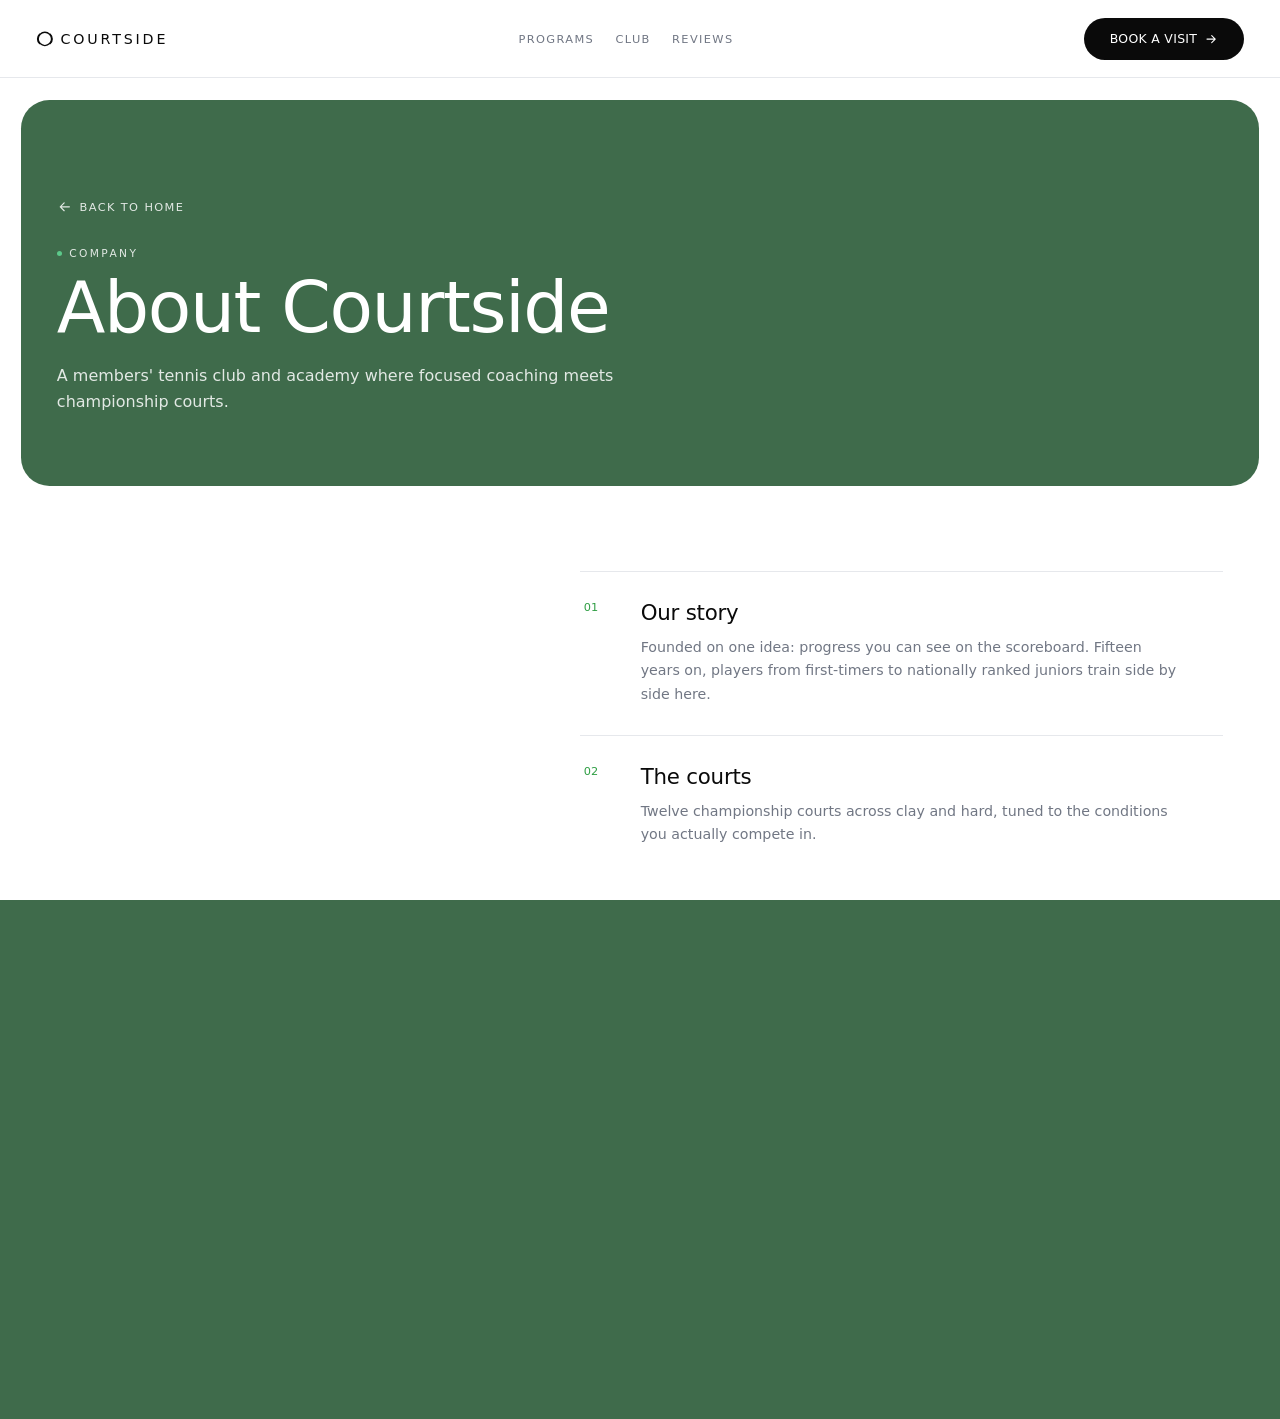
<file: subpage.html>
<!DOCTYPE html>
<html lang="en">
<head>
<meta charset="UTF-8">
<meta name="viewport" content="width=device-width, initial-scale=1.0">
<meta http-equiv="Content-Security-Policy" content="default-src 'none'; script-src 'self' https://cdn.jsdelivr.net; style-src 'self' https://fonts.googleapis.com; style-src-attr 'unsafe-inline'; font-src https://fonts.gstatic.com; img-src 'self' data:; media-src 'self'; connect-src 'self'; form-action 'none'; base-uri 'none'; object-src 'none'">
<meta name="referrer" content="strict-origin-when-cross-origin">
<title>Courtside</title>
<meta name="description" content="Courtside Tennis Club & Academy">
<link rel="preconnect" href="https://fonts.googleapis.com">
<link rel="preconnect" href="https://fonts.gstatic.com" crossorigin>
<link href="https://fonts.googleapis.com/css2?family=Onest:wght@400;500&display=swap" rel="stylesheet">
<link rel="icon" type="image/png" href="/favicon.png">
<link rel="apple-touch-icon" href="/favicon.png">
<link rel="stylesheet" href="css/styles.css">
</head>
<body class="subpage">

<header class="sub-header">
  <a href="index.html" class="brand" data-nav aria-label="Courtside home">
    <svg viewBox="0 0 24 24" fill="none" stroke="currentColor" stroke-width="1.8" stroke-linecap="round" stroke-linejoin="round" aria-hidden="true"><circle cx="12" cy="12" r="9"/><path d="M4.8 5.6A9 9 0 0 0 4.8 18.4"/><path d="M19.2 5.6a9 9 0 0 1 0 12.8"/></svg>
    <span>Courtside</span>
  </a>
  <nav class="sub-nav" aria-label="Primary">
    <a href="index.html#programs" data-nav>Programs</a>
    <a href="index.html#facilities" data-nav>Club</a>
    <a href="index.html#testimonials" data-nav>Reviews</a>
  </nav>
  <a href="index.html?book=1" class="pill pill-solid" data-nav>
    Book a Visit
    <svg viewBox="0 0 24 24" fill="none" stroke="currentColor" stroke-width="1.8" stroke-linecap="round" stroke-linejoin="round" aria-hidden="true"><path d="M5 12h14M13 6l6 6-6 6"/></svg>
  </a>
</header>

<main class="sub-main" id="sub-main">
  <section class="sub-hero">
    <a class="sub-back" href="index.html" data-nav data-back>
      <svg viewBox="0 0 24 24" fill="none" stroke="currentColor" stroke-width="1.8" stroke-linecap="round" stroke-linejoin="round" aria-hidden="true"><path d="M19 12H5M11 6l-6 6 6 6"/></svg>
      Back to home
    </a>
    <span class="eyebrow eyebrow-light" id="sub-eyebrow"><span class="dot"></span><span data-eyebrow>Courtside</span></span>
    <h1 class="sub-title" id="sub-title">Courtside</h1>
    <p class="sub-lead" id="sub-lead"></p>
  </section>

  <div class="sub-layout">
    <figure class="sub-figure" id="sub-figure" hidden>
      <img id="sub-img" alt="" loading="lazy" decoding="async">
    </figure>
    <section class="sub-body" id="sub-body"></section>
  </div>

  <section class="sub-cta">
    <div>
      <span class="eyebrow eyebrow-dark"><span class="dot"></span>Get started</span>
      <p class="sub-cta-title">Ready to play?</p>
    </div>
    <a href="index.html?book=1" class="pill pill-solid" data-nav>
      Book a Visit
      <svg viewBox="0 0 24 24" fill="none" stroke="currentColor" stroke-width="1.8" stroke-linecap="round" stroke-linejoin="round" aria-hidden="true"><path d="M5 12h14M13 6l6 6-6 6"/></svg>
    </a>
  </section>
</main>

<footer class="sub-footer">
  <a href="index.html" class="brand" data-nav aria-label="Courtside home">
    <svg viewBox="0 0 24 24" fill="none" stroke="currentColor" stroke-width="1.8" stroke-linecap="round" stroke-linejoin="round" aria-hidden="true"><circle cx="12" cy="12" r="9"/><path d="M4.8 5.6A9 9 0 0 0 4.8 18.4"/><path d="M19.2 5.6a9 9 0 0 1 0 12.8"/></svg>
    <span>Courtside</span>
  </a>
  <p>© 2026 Courtside Tennis Club. All rights reserved.</p>
  <nav aria-label="Legal">
    <a href="subpage.html?id=privacy" data-nav>Privacy</a>
    <a href="subpage.html?id=terms" data-nav>Terms</a>
  </nav>
</footer>

<script src="js/effects.js"></script>
<script src="js/subpage.js"></script>
</body>
</html>
</file>
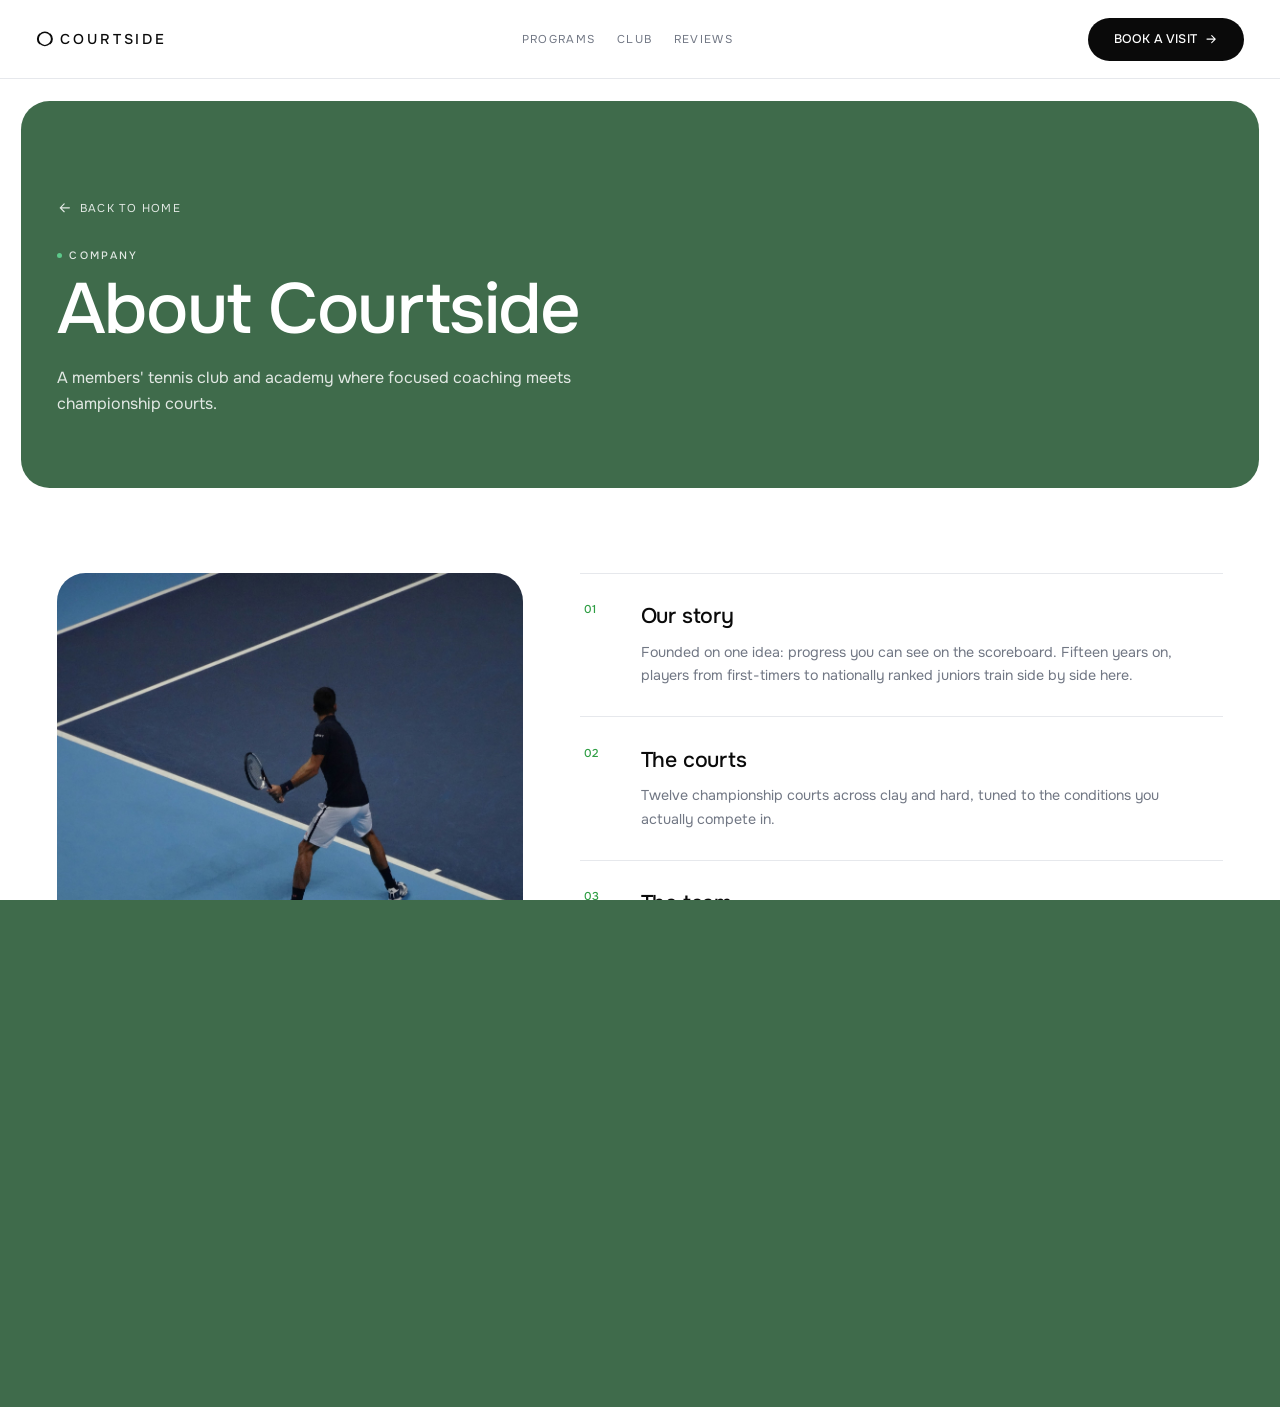
<file: Html e Css/subpage.html>
<!DOCTYPE html>
<html lang="en">
<head>
<meta charset="UTF-8">
<meta name="viewport" content="width=device-width, initial-scale=1.0">
<title>Courtside</title>
<meta name="description" content="Courtside Tennis Club & Academy">
<link rel="preconnect" href="https://fonts.googleapis.com">
<link rel="preconnect" href="https://fonts.gstatic.com" crossorigin>
<link href="https://fonts.googleapis.com/css2?family=Onest:wght@400;500&display=swap" rel="stylesheet">
<link rel="stylesheet" href="styles.css">
</head>
<body class="subpage">

<header class="sub-header">
  <a href="index.html" class="brand" data-nav aria-label="Courtside home">
    <svg viewBox="0 0 24 24" fill="none" stroke="currentColor" stroke-width="1.8" stroke-linecap="round" stroke-linejoin="round" aria-hidden="true"><circle cx="12" cy="12" r="9"/><path d="M4.8 5.6A9 9 0 0 0 4.8 18.4"/><path d="M19.2 5.6a9 9 0 0 1 0 12.8"/></svg>
    <span>Courtside</span>
  </a>
  <nav class="sub-nav" aria-label="Primary">
    <a href="index.html#programs" data-nav>Programs</a>
    <a href="index.html#facilities" data-nav>Club</a>
    <a href="index.html#testimonials" data-nav>Reviews</a>
  </nav>
  <a href="index.html?book=1" class="pill pill-solid" data-nav>
    Book a Visit
    <svg viewBox="0 0 24 24" fill="none" stroke="currentColor" stroke-width="1.8" stroke-linecap="round" stroke-linejoin="round" aria-hidden="true"><path d="M5 12h14M13 6l6 6-6 6"/></svg>
  </a>
</header>

<main class="sub-main" id="sub-main">
  <section class="sub-hero">
    <a class="sub-back" href="index.html" data-nav data-back>
      <svg viewBox="0 0 24 24" fill="none" stroke="currentColor" stroke-width="1.8" stroke-linecap="round" stroke-linejoin="round" aria-hidden="true"><path d="M19 12H5M11 6l-6 6 6 6"/></svg>
      Back to home
    </a>
    <span class="eyebrow eyebrow-light" id="sub-eyebrow"><span class="dot"></span><span data-eyebrow>Courtside</span></span>
    <h1 class="sub-title" id="sub-title">Courtside</h1>
    <p class="sub-lead" id="sub-lead"></p>
  </section>

  <div class="sub-layout">
    <figure class="sub-figure" id="sub-figure" hidden>
      <img id="sub-img" alt="" loading="lazy" decoding="async">
    </figure>
    <section class="sub-body" id="sub-body"></section>
  </div>

  <section class="sub-cta">
    <div>
      <span class="eyebrow eyebrow-dark"><span class="dot"></span>Get started</span>
      <p class="sub-cta-title">Ready to play?</p>
    </div>
    <a href="index.html?book=1" class="pill pill-solid" data-nav>
      Book a Visit
      <svg viewBox="0 0 24 24" fill="none" stroke="currentColor" stroke-width="1.8" stroke-linecap="round" stroke-linejoin="round" aria-hidden="true"><path d="M5 12h14M13 6l6 6-6 6"/></svg>
    </a>
  </section>
</main>

<footer class="sub-footer">
  <a href="index.html" class="brand" data-nav aria-label="Courtside home">
    <svg viewBox="0 0 24 24" fill="none" stroke="currentColor" stroke-width="1.8" stroke-linecap="round" stroke-linejoin="round" aria-hidden="true"><circle cx="12" cy="12" r="9"/><path d="M4.8 5.6A9 9 0 0 0 4.8 18.4"/><path d="M19.2 5.6a9 9 0 0 1 0 12.8"/></svg>
    <span>Courtside</span>
  </a>
  <p>© 2026 Courtside Tennis Club. All rights reserved.</p>
  <nav aria-label="Legal">
    <a href="subpage.html?id=privacy" data-nav>Privacy</a>
    <a href="subpage.html?id=terms" data-nav>Terms</a>
  </nav>
</footer>

<script src="../Javascripyt/effects.js"></script>
<script>
/* ---------------- conteúdo de cada página ---------------- */
const PAGES = {
  junior: {
    eyebrow: 'Training program', title: 'Junior Development',
    lead: "Fundamentals, footwork, and match play for ages 6–14 — where good habits and real technique are built to last.",
    img: '../assent/Junior.jpg',
    blocks: [
      { h: 'What you\'ll learn', p: 'Grip and stroke fundamentals, split-step footwork, serve mechanics, and point construction, taught in small groups so every player gets real coaching time.' },
      { h: 'Schedule', p: 'Sessions run Monday to Saturday, mornings and after-school. Group sizes are capped at six players per coach.' },
      { h: 'Ages & levels', p: 'Red, orange, and green ball pathways for ages 6–10, and full-court development squads for ages 11–14.' },
      { h: 'Pricing', p: 'From $28 per session with 8- and 12-week blocks. Racquets and balls provided for first-timers.' }
    ]
  },
  performance: {
    eyebrow: 'Training program', title: 'Performance Squad',
    lead: "High-volume training for competitive and ranked players who want to win more matches.",
    img: '../assent/squad.jpg',
    blocks: [
      { h: 'The programme', p: 'Four to six sessions a week blending technical work, live-ball drilling, physical conditioning, and supervised match play.' },
      { h: 'Video & data', p: 'Every player gets serve and rally analysis, plus a termly review with their lead coach to set targets.' },
      { h: 'Who it\'s for', p: 'Ranked juniors and adults competing regionally and nationally. Entry is by assessment.' },
      { h: 'Pricing', p: 'Membership packages from $220 per month. Includes court access and strength & conditioning.' }
    ]
  },
  adult: {
    eyebrow: 'Training program', title: 'Adult Clinics',
    lead: "Small-group sessions to sharpen technique and fitness — whatever your starting point.",
    img: '../assent/adult.jpg',
    blocks: [
      { h: 'Formats', p: 'Cardio tennis, technique clinics, and doubles tactics, from absolute beginner to advanced.' },
      { h: 'Schedule', p: 'Evenings and weekends, 60 or 90 minute sessions, drop-in or book a block.' },
      { h: 'Pricing', p: 'From $24 drop-in, or $180 for a 10-session pass.' }
    ]
  },
  private: {
    eyebrow: 'Training program', title: 'Private Coaching',
    lead: "One-to-one sessions tailored to your goals and schedule.",
    img: '../assent/couth.jpg',
    blocks: [
      { h: 'How it works', p: 'You\'re matched with a coach who builds a plan around your game — technique, tactics, or match preparation.' },
      { h: 'Availability', p: 'Book single sessions or standing weekly slots, indoors or out.' },
      { h: 'Pricing', p: 'From $75 per hour. Semi-private (two players) from $45 each.' }
    ]
  },
  membership: {
    eyebrow: 'Club', title: 'Membership',
    lead: "Join 9,000+ members with priority court booking, coaching discounts, and club events.",
    img: '../assent/memberns.jpg',
    blocks: [
      { h: 'Full membership', p: 'Unlimited court access, 7-day advance booking, and member rates on all coaching. $95 per month.' },
      { h: 'Off-peak', p: 'Court access before 4pm on weekdays. $55 per month.' },
      { h: 'Junior & family', p: 'Discounted rates for under-18s and household bundles.' }
    ]
  },
  events: {
    eyebrow: 'Club', title: 'Events',
    lead: "Club nights, member tournaments, and pro exhibitions across the season.",
    img: '../assent/Event.jpg',
    blocks: [
      { h: 'Member tournaments', p: 'Monthly singles and doubles ladders with graded draws so every level gets competitive matches.' },
      { h: 'Social nights', p: 'Round-robin doubles and mixers every Friday — bring a partner or turn up solo.' },
      { h: 'Exhibitions', p: 'Seasonal showcase matches and coaching masterclasses with visiting pros.' }
    ]
  },
  shop: {
    eyebrow: 'Club', title: 'Pro Shop',
    lead: "Racquets, strings, apparel, and the Courtside kit — fitted and strung on site.",
    img: '../assent/proshop.jpg',
    blocks: [
      { h: 'Racquets & demos', p: 'Demo the latest frames on court before you buy, with expert fitting from our stringing team.' },
      { h: 'Stringing', p: 'Same-day stringing service with a full range of tensions and string types.' },
      { h: 'Courtside kit', p: 'The Courtside Pro and Academy ranges — on-court apparel built for training.' }
    ]
  },
  about: {
    eyebrow: 'Company', title: 'About Courtside',
    lead: "A members' tennis club and academy where focused coaching meets championship courts.",
    img: '../assent/quadra%20azul.jpg',
    blocks: [
      { h: 'Our story', p: 'Founded on one idea: progress you can see on the scoreboard. Fifteen years on, players from first-timers to nationally ranked juniors train side by side here.' },
      { h: 'The courts', p: 'Twelve championship courts across clay and hard, tuned to the conditions you actually compete in.' },
      { h: 'The team', p: 'Twenty-four certified coaches led by a performance staff who\'ve developed players to national level.' }
    ]
  },
  careers: {
    eyebrow: 'Company', title: 'Careers',
    lead: "Coach, compete, and grow with a club that takes development seriously.",
    img: '../assent/couth.jpg',
    blocks: [
      { h: 'Coaching roles', p: 'We hire certified coaches across junior, performance, and adult programmes — full-time and sessional.' },
      { h: 'Operations', p: 'Front-of-house, pro shop, and events roles for people who love the game and the members.' },
      { h: 'How to apply', p: 'Send a short intro and CV to play@courtside.club and we\'ll be in touch.' }
    ]
  },
  privacy: {
    eyebrow: 'Legal', title: 'Privacy Policy',
    lead: "How Courtside collects, uses, and protects your information.",
    blocks: [
      { h: 'What we collect', p: 'Contact details you give us when booking a visit or joining, and basic usage data to keep the site working.' },
      { h: 'How we use it', p: 'To respond to enquiries, manage memberships, and improve our programmes. We never sell your data.' },
      { h: 'Your choices', p: 'You can ask us to update or delete your details at any time by emailing play@courtside.club.' }
    ]
  },
  terms: {
    eyebrow: 'Legal', title: 'Terms of Service',
    lead: "The terms that apply when you use Courtside’s site and services.",
    blocks: [
      { h: 'Use of the site', p: 'This site is provided for information about our club and programmes. Content may change without notice.' },
      { h: 'Bookings', p: 'Visit requests are confirmed by our team. Membership and session terms are provided at sign-up.' },
      { h: 'Contact', p: 'Questions about these terms? Email play@courtside.club.' }
    ]
  }
};

(function renderSubpage() {
  const id = new URLSearchParams(location.search).get('id') || 'about';
  const page = Object.hasOwn(PAGES, id) ? PAGES[id] : {
    eyebrow: 'Courtside', title: 'Page not found',
    lead: "That page isn’t here — but the courts are. Head back home.",
    blocks: []
  };

  document.title = page.title + ' — Courtside';
  document.querySelector('[data-eyebrow]').textContent = page.eyebrow;
  document.getElementById('sub-title').textContent = page.title;
  document.getElementById('sub-lead').textContent = page.lead;

  const fig = document.getElementById('sub-figure');
  const im = document.getElementById('sub-img');
  if (page.img) {
    im.onerror = () => { fig.hidden = true; }; // se a foto ainda não estiver na pasta, não quebra
    im.src = page.img;
    im.alt = page.title;
    fig.hidden = false;
  } else {
    fig.hidden = true;
  }

  const body = document.getElementById('sub-body');
  // textContent em vez de innerHTML: o conteúdo nunca é interpretado como HTML
  (page.blocks || []).forEach((b, i) => {
    const article = document.createElement('article');
    article.className = 'sub-block';
    article.style.setProperty('--i', i);
    const idx = document.createElement('span');
    idx.className = 'sub-block-index';
    idx.textContent = String(i + 1).padStart(2, '0');
    const wrap = document.createElement('div');
    const h = document.createElement('h2');
    h.className = 'sub-block-h';
    h.textContent = b.h;
    const para = document.createElement('p');
    para.className = 'sub-block-p';
    para.textContent = b.p;
    wrap.append(h, para);
    article.append(idx, wrap);
    body.appendChild(article);
  });

  // reveal suave ao rolar (dá vida à página, sem exagero)
  const reveals = document.querySelectorAll('.sub-hero > *, .sub-figure:not([hidden]), .sub-block');
  if (matchMedia('(prefers-reduced-motion: reduce)').matches) {
    reveals.forEach(el => el.classList.add('in-view'));
  } else {
    const io = new IntersectionObserver(entries => {
      entries.forEach(e => { if (e.isIntersecting) { e.target.classList.add('in-view'); io.unobserve(e.target); } });
    }, { threshold: 0.12, rootMargin: '0px 0px -6% 0px' });
    reveals.forEach(el => io.observe(el));
  }
})();
</script>
</body>
</html>
</file>
<file: css/styles.css>
/* ============ tokens ============ */
:root {
  --background: #ffffff; --foreground: #0a0a0a;
  --brand: #2f9e44; --brand-deep: #0f3d28; --brand-light: #5cc98a;
  --accent-teal: #0b7a4d;
  --section-green: #3f6b4b; /* verde das seções (footer, stats, programs, menu, loader) */
  --surface: #f4f4f4; --surface-card: #ffffff;
  --ink: #0a0a0a; --ink-soft: #717784; --ghost: #d7dae1; --hairline: #e6e8ec;
  --on-brand: #ffffff;
  --radius-card: 1.5rem; --radius-card-lg: 2rem; --radius-pill: 62.5rem;
}

/* ============ adaptive rem grid ============ */
html { font-size: 16px; }
@media (max-width: 1920px) { html { font-size: 0.833333vw; } }
@media (max-width: 1440px) { html { font-size: 1.111111vw; } }
@media (max-width: 1024px) { html { font-size: 1.5625vw; } }
@media (max-width: 640px)  { html { font-size: 4.444444vw; } }
html.locked { position: relative; overflow: hidden; height: 100%; }

/* ============ reset ============ */
*, *::before, *::after { box-sizing: border-box; margin: 0; padding: 0; }
img { display: block; max-width: 100%; }
button { font: inherit; color: inherit; background: none; border: 0; cursor: pointer; }
a { color: inherit; text-decoration: none; }
ul, ol { list-style: none; }
input, textarea { font: inherit; }
address { font-style: normal; }
:focus-visible { outline: 2px solid var(--brand-light); outline-offset: 2px; }
::selection { background: var(--brand); color: #fff; }
::-moz-selection { background: var(--brand); color: #fff; }
body {
  min-height: 100vh;
  background: var(--background);
  color: var(--foreground);
  font-family: "Onest", system-ui, sans-serif;
  font-weight: 400;
  -webkit-font-smoothing: antialiased;
}
.sr-only {
  position: absolute; width: 1px; height: 1px; padding: 0; margin: -1px;
  overflow: hidden; clip: rect(0 0 0 0); white-space: nowrap; border: 0;
}
main { width: 100%; overflow-x: clip; padding: 0.5rem; }
@media (min-width: 640px) { main { padding: 0.75rem; } }

/* ============ text reveal primitives ============ */
.clip { display: inline-block; overflow: hidden; vertical-align: top; }
.line-clip { display: block; padding-bottom: 0.14em; margin-bottom: -0.14em; }
.ghost-clip { padding-bottom: 0.12em; margin-bottom: -0.12em; }
.seg { display: inline-block; }
.line-clip > .seg { display: block; }

/* ============ shared components ============ */
.eyebrow {
  display: inline-flex; align-items: center; gap: 0.5rem;
  font-size: 0.75rem; font-weight: 500; text-transform: uppercase; letter-spacing: 0.22em;
}
.eyebrow .dot { width: 0.375rem; height: 0.375rem; border-radius: var(--radius-pill); flex-shrink: 0; }
.eyebrow-dark { color: var(--ink-soft); }
.eyebrow-dark .dot { background: var(--brand); }
.eyebrow-light { color: rgba(255, 255, 255, 0.85); }
.eyebrow-light .dot { background: var(--brand-light); }

.pill {
  display: inline-flex; align-items: center; gap: 0.5rem;
  border-radius: var(--radius-pill); padding: 0.875rem 1.75rem;
  font-size: 0.875rem; font-weight: 500; text-transform: uppercase; letter-spacing: 0.025em;
  border: 1px solid transparent;
  transition: background-color .25s ease, color .25s ease, border-color .25s ease;
}
.pill svg { width: 1rem; height: 1rem; }
.pill-light { background: #fff; color: var(--brand-deep); }
.pill-light:hover { background: var(--brand-light); color: #fff; }
.pill-solid { background: var(--ink); color: #fff; }
.pill-solid:hover { background: var(--brand-deep); }
.pill:disabled { opacity: 0.6; cursor: default; }

.arrow-btn {
  width: 3rem; height: 3rem; display: grid; place-items: center;
  border-radius: var(--radius-pill); border: 1px solid;
  transition: background-color .25s ease, border-color .25s ease;
}
@media (min-width: 640px) { .arrow-btn { width: 3.5rem; height: 3.5rem; } }
.arrow-btn svg { width: 1.25rem; height: 1.25rem; }
.arrow-btn .flip { display: grid; place-items: center; transform: scaleX(-1); }
.arrow-outline { border-color: var(--hairline); background: transparent; color: var(--ink); }
.arrow-outline:hover { border-color: var(--ink); }
.arrow-solid { background: var(--ink); border-color: var(--ink); color: #fff; }
.arrow-solid:hover { background: var(--brand-deep); }

.dots { display: flex; align-items: center; gap: 0.5rem; }
.dots .dot { padding: 0.375rem; display: grid; place-items: center; }
.dot-pill { display: block; width: 0.375rem; height: 0.375rem; border-radius: var(--radius-pill); transition: width .3s ease, background-color .3s ease; }
.dots-dark .dot-pill { background: var(--ghost); }
.dots-dark .dot.active .dot-pill { background: var(--ink); width: 1.25rem; }
.dots-light .dot-pill { background: rgba(255, 255, 255, 0.4); }
.dots-light .dot.active .dot-pill { background: #fff; width: 1.25rem; }

.icon-btn { width: 2.5rem; height: 2.5rem; border-radius: var(--radius-pill); display: grid; place-items: center; transition: background-color .25s ease; }
.icon-btn svg { width: 1.25rem; height: 1.25rem; }

/* ============ loader ============ */
#loader {
  position: fixed; inset: 0; z-index: 200;
  background: var(--section-green); color: #fff;
  display: flex; flex-direction: column; align-items: center; justify-content: center; gap: 2rem;
  will-change: transform;
}
.loader-mark { display: flex; align-items: center; gap: 0.75rem; font-size: 1.5rem; font-weight: 500; text-transform: uppercase; letter-spacing: 0.2em; }
.loader-mark svg { width: 1.75rem; height: 1.75rem; }
.loader-track { width: 10rem; height: 1px; border-radius: var(--radius-pill); background: rgba(255, 255, 255, 0.25); overflow: hidden; }
.loader-fill { height: 100%; width: 100%; background: #fff; transform: scaleX(0); transform-origin: left; transition: transform 1280ms cubic-bezier(0.65, 0, 0.35, 1) 120ms; }
.loader-fill.run { transform: scaleX(1); }

/* ============ header ============ */
.site-header { position: relative; z-index: 20; display: flex; align-items: center; padding: 1.5rem 1.5rem 0; font-size: 0.75rem; color: #fff; }
@media (min-width: 640px) { .site-header { padding: 2rem 2.5rem 0; } }
.header-nav { display: none; }
@media (min-width: 1024px) { .header-nav { display: flex; flex: 1; gap: 2rem; } }
.header-nav a { color: rgba(255, 255, 255, 0.9); transition: color .2s ease; }
.header-nav a:hover { color: #fff; }
.brand { display: flex; align-items: center; gap: 0.5rem; font-size: 1rem; font-weight: 500; text-transform: uppercase; letter-spacing: 0.2em; }
.brand svg { width: 1.25rem; height: 1.25rem; flex-shrink: 0; }
@media (min-width: 1024px) { .site-header .brand { flex: 1; justify-content: center; } }
.header-right { flex: 1; display: flex; justify-content: flex-end; align-items: center; gap: 1rem; }
@media (min-width: 640px) { .header-right { gap: 1.25rem; } }
.header-book { display: none; text-transform: uppercase; letter-spacing: 0.025em; font-size: 0.75rem; }
.header-book:hover { text-decoration: underline; }
@media (min-width: 640px) { .header-book { display: inline-block; } }
.burger { background: rgba(255, 255, 255, 0.15); -webkit-backdrop-filter: blur(8px); backdrop-filter: blur(8px); }
.burger:hover { background: rgba(255, 255, 255, 0.25); }
.burger-bars { display: flex; flex-direction: column; gap: 5px; }
.burger-bars span { display: block; width: 1rem; height: 1px; background: #fff; }

/* ============ hero ============ */
.hero { position: relative; height: 320vh; }
.hero-stage {
  position: sticky; top: 0.5rem;
  height: calc(100vh - 1rem); height: calc(100svh - 1rem); min-height: 36rem;
  border-radius: var(--radius-card-lg); overflow: hidden;
  background: #0a0a0a; color: #fff;
  display: flex; flex-direction: column; isolation: isolate;
}
@media (min-width: 640px) { .hero-stage { top: 0.75rem; height: calc(100vh - 1.5rem); height: calc(100svh - 1.5rem); } }
.hero-bg { position: absolute; inset: 0; z-index: -10; }
.hero-canvas { position: absolute; inset: 0; width: 100%; height: 100%; object-fit: cover; display: block; }
.hero-bg-overlay { position: absolute; inset: 0; background: linear-gradient(to bottom, rgba(15, 61, 40, 0.55), rgba(15, 61, 40, 0.2) 40%, rgba(15, 61, 40, 0.7)); }
.hero-title-wrap { padding: 1rem 1.5rem 0; }
@media (min-width: 640px) { .hero-title-wrap { padding-left: 2.5rem; padding-right: 2.5rem; } }
.hero-title { font-size: 12.5vw; font-weight: 500; text-transform: uppercase; line-height: 0.85; letter-spacing: -0.02em; white-space: nowrap; }
@media (max-width: 640px) { .hero-title { font-size: 15vw; white-space: normal; line-height: 0.92; } }
.hero-bottom { margin-top: auto; padding: 0 1.5rem 2rem; display: flex; flex-direction: column; gap: 1.5rem; }
@media (min-width: 640px) { .hero-bottom { padding: 0 2.5rem 2.5rem; flex-direction: row; justify-content: space-between; align-items: flex-end; } }
.hero-tagline { font-size: 2.4rem; font-weight: 500; text-transform: uppercase; line-height: 0.95; letter-spacing: -0.02em; color: rgba(255, 255, 255, 0.85); }
.hero-tagline .ln { display: block; }
.hero-cards { display: flex; align-items: flex-end; gap: 1rem; }

.glass {
  border: 1px solid rgba(255, 255, 255, 0.15); background: rgba(255, 255, 255, 0.10);
  border-radius: var(--radius-card); padding: 0.75rem;
  box-shadow: 0 1rem 2.5rem rgba(15, 61, 40, 0.2);
  -webkit-backdrop-filter: blur(6px); backdrop-filter: blur(6px);
}

.collection-slider { display: none; }
@media (min-width: 768px) { .collection-slider { display: flex; flex-direction: column; gap: 0.75rem; width: 16rem; } }
.collection-track { position: relative; }
.collection-card { display: flex; gap: 0.75rem; width: 100%; }
.collection-card.col-ghost { position: absolute; inset: 0; pointer-events: none; }
.collection-card img { width: 3.5rem; height: 3.5rem; border-radius: 0.75rem; object-fit: cover; flex-shrink: 0; }
.col-info { display: flex; flex-direction: column; justify-content: center; gap: 0.25rem; min-width: 0; }
.col-brand { font-size: 0.7rem; font-weight: 500; text-transform: uppercase; letter-spacing: 0.025em; }
.col-title { font-size: 0.7rem; text-transform: uppercase; opacity: 0.8; }
.col-cta { font-size: 0.65rem; text-decoration: underline; text-underline-offset: 2px; }

.membership { display: flex; gap: 0.75rem; align-items: stretch; width: 100%; max-width: 20rem; }
@media (min-width: 640px) { .membership { max-width: 15rem; } }
.member-left { display: flex; flex-direction: column; justify-content: space-between; gap: 0.5rem; flex: 1; }
.member-value { font-size: 1.875rem; font-weight: 500; line-height: 1; }
.avatars { display: flex; }
.avatars span { width: 1.25rem; height: 1.25rem; border-radius: var(--radius-pill); border: 1px solid rgba(15, 61, 40, 0.4); }
.avatars span + span { margin-left: -0.5rem; }
.member-caption { font-size: 0.65rem; opacity: 0.8; }
.member-img { width: 4rem; aspect-ratio: 3 / 4; border-radius: 0.75rem; object-fit: cover; flex-shrink: 0; }

/* ============ trust ============ */
.trust { position: relative; isolation: isolate; overflow: hidden; background: var(--background); padding: 4rem 1.5rem; }
@media (min-width: 640px) { .trust { padding: 5rem 2.5rem; } }
.trust-badges { position: relative; z-index: 20; display: flex; flex-direction: column; gap: 1.5rem; align-items: flex-start; }
@media (min-width: 640px) { .trust-badges { flex-direction: row; justify-content: space-between; } }
.percent-badge { width: 7rem; height: 7rem; border-radius: var(--radius-pill); background: var(--surface); display: flex; flex-direction: column; align-items: center; justify-content: center; gap: 0.25rem; text-align: center; flex-shrink: 0; }
@media (min-width: 640px) { .percent-badge { width: 8rem; height: 8rem; } }
@media (max-width: 639px) { .percent-badge { display: none; } }
.percent-value { font-size: 1.5rem; font-weight: 500; line-height: 1; }
.percent-caption { font-size: 0.6rem; color: var(--ink-soft); max-width: 7em; }
.badge-card { max-width: 28rem; display: flex; gap: 1rem; align-items: flex-start; border-radius: var(--radius-card); background: var(--surface); padding: 1.25rem; }
@media (min-width: 640px) { .badge-card { gap: 1.25rem; padding: 1.5rem; } }
.badge-chip { border-radius: 0.75rem; background: var(--background); padding: 0.5rem 1rem; font-size: 1.25rem; font-weight: 500; flex-shrink: 0; }
.badge-title { font-size: 1.125rem; font-weight: 500; }
.badge-body { font-size: 0.75rem; color: var(--ink-soft); line-height: 1.65; margin-top: 0.5rem; }

.ghost-heading { position: relative; z-index: 0; pointer-events: none; user-select: none; max-width: 88rem; margin: 3rem auto 0; font-size: 8.2vw; font-weight: 500; text-transform: uppercase; line-height: 1.02; letter-spacing: -0.02em; }
.ghost-row { display: flex; justify-content: space-between; }
.ghost-word { display: inline-block; color: var(--ghost); will-change: transform; }
.ghost-word.ink { color: var(--ink); }

.coach-pos { position: relative; z-index: 10; width: 13rem; margin: 2.5rem auto 0; }
@media (min-width: 640px) { .coach-pos { position: absolute; left: 50%; top: 50%; transform: translate(-50%, -50%); width: 16rem; margin: 0; } }
.coach-fig { position: relative; transform: rotate(6deg); aspect-ratio: 3 / 4; border-radius: var(--radius-card); background: var(--brand); overflow: hidden; }
.coach-img { position: absolute; inset: 0; width: 100%; height: 100%; object-fit: cover; }
.glass-caption { border-radius: 0.75rem; color: #fff; -webkit-backdrop-filter: blur(8px); backdrop-filter: blur(8px); }
.coach-caption { position: absolute; left: 0.75rem; right: 0.75rem; bottom: 0.75rem; z-index: 2; background: rgba(15, 61, 40, 0.4); padding: 0.5rem 0.75rem; }
.coach-caption .name { display: block; font-size: 0.875rem; font-weight: 500; }
.coach-caption .role { display: block; font-size: 0.65rem; opacity: 0.8; }

.trust-controls { position: relative; z-index: 20; margin-top: 3rem; display: flex; justify-content: space-between; align-items: center; }
@media (min-width: 640px) { .trust-controls { margin-top: 6rem; } }

/* ============ programs ============ */
.programs { background: var(--section-green); color: #fff; border-radius: var(--radius-card-lg); padding: 6rem 1.5rem; }
@media (min-width: 640px) { .programs { padding-left: 2.5rem; padding-right: 2.5rem; } }
.h2 { font-size: 3rem; font-weight: 500; line-height: 0.95; letter-spacing: -0.02em; }
.programs .h2 { margin-top: 1rem; }
.program-list { margin-top: 3.5rem; }
.program-row { border-top: 1px solid var(--hairline); }
.program-row:last-child { border-bottom: 1px solid var(--hairline); }
.program-row a { display: block; }
.program-row a:focus-visible { background: var(--background); }
.row-inner { display: flex; align-items: center; gap: 1.5rem; padding: 1.75rem 0; }
.row-index { width: 2.5rem; flex-shrink: 0; font-size: 0.875rem; font-weight: 500; color: var(--ink-soft); }
.row-main { flex: 1; min-width: 0; }
.row-name { display: block; font-size: 1.5rem; font-weight: 500; letter-spacing: -0.02em; }
@media (min-width: 640px) { .row-name { font-size: 1.875rem; } }
.row-desc { display: block; font-size: 0.875rem; color: var(--ink-soft); margin-top: 0.25rem; }
.row-circle { width: 2.75rem; height: 2.75rem; flex-shrink: 0; display: grid; place-items: center; border-radius: var(--radius-pill); border: 1px solid var(--hairline); }
.row-circle svg { width: 1.25rem; height: 1.25rem; }

/* ============ facilities ============ */
.facilities { position: relative; background: var(--background); border-radius: var(--radius-card-lg); margin-top: -2.5rem; padding: 4rem 1.5rem 5rem; }
@media (min-width: 640px) { .facilities { padding-left: 2.5rem; padding-right: 2.5rem; } }
.fac-grid { display: grid; gap: 2.5rem; align-items: end; }
@media (min-width: 768px) { .fac-grid { grid-template-columns: 1fr 1fr; } }
.fac-intro { max-width: 24rem; }
.fac-icon { width: 4rem; height: 4rem; border-radius: var(--radius-card); object-fit: cover; }
.fac-intro .h2 { margin-top: 1.5rem; }
.fac-body { font-size: 0.875rem; color: var(--ink-soft); line-height: 1.65; max-width: 20rem; margin-top: 1.5rem; }
.fac-cards { display: flex; align-items: flex-end; gap: 1.25rem; }
.court-card { position: relative; flex: 1; aspect-ratio: 3 / 4; border-radius: var(--radius-card); overflow: hidden; background: var(--surface); }
.court-card.raised { margin-bottom: 2rem; }
.court-card img { position: absolute; inset: 0; width: 100%; height: 100%; object-fit: cover; }
.court-caption { position: absolute; left: 0.75rem; right: 0.75rem; bottom: 0.75rem; z-index: 2; padding: 0.75rem 1rem; }
.court-caption .name { display: block; font-size: 0.875rem; font-weight: 500; }
.court-caption .desc { display: block; font-size: 0.65rem; opacity: 0.85; margin-top: 0.125rem; }
.cap-blue { background: rgba(11, 122, 77, 0.55); }
.cap-clay { background: rgba(15, 61, 40, 0.4); }

/* ============ stats ============ */
.stats { background: var(--section-green); color: #fff; border-radius: var(--radius-card-lg); margin-top: 0.75rem; padding: 5rem 1.5rem; }
@media (min-width: 640px) { .stats { padding-left: 2.5rem; padding-right: 2.5rem; } }
.stats .h2 { margin-top: 1rem; }
.stats-grid { display: grid; grid-template-columns: repeat(2, 1fr); column-gap: 2rem; row-gap: 3rem; margin-top: 4rem; }
@media (min-width: 1024px) { .stats-grid { grid-template-columns: repeat(4, 1fr); } }
.stat { border-top: 1px solid rgba(255, 255, 255, 0.2); padding-top: 1.25rem; }
.stat-value { display: block; font-size: 3.75rem; font-weight: 500; letter-spacing: -0.02em; line-height: 1; }
@media (min-width: 640px) { .stat-value { font-size: 4.5rem; } }
.stat-label { display: block; font-size: 0.875rem; color: rgba(255, 255, 255, 0.88); margin-top: 0.75rem; }

/* ============ testimonials ============ */
.testimonials { background: var(--background); padding: 5rem 1.5rem 1.5rem; }
@media (min-width: 640px) { .testimonials { padding: 6rem 2.5rem 2rem; } }
.testimonials .h2 { margin-top: 1rem; }
.testi-video { position: relative; margin: 3rem -1.5rem 0; border-radius: var(--radius-card-lg); overflow: hidden; background: var(--brand-deep); }
@media (min-width: 640px) { .testi-video { margin: 3.5rem -2.5rem 0; } }
.testi-video video { width: 100%; height: clamp(20rem, 40vw, 40rem); object-fit: cover; display: block; }
.testi-video::after { content: ""; position: absolute; inset: 0; pointer-events: none; background: linear-gradient(to bottom, rgba(15, 61, 40, 0.55), rgba(15, 61, 40, 0.2) 40%, rgba(15, 61, 40, 0.7)); }
.testi-grid { display: grid; gap: 1.25rem; margin-top: 3.5rem; grid-template-columns: 1fr; }
@media (min-width: 640px) { .testi-grid { grid-template-columns: repeat(2, 1fr); } }
@media (min-width: 1024px) { .testi-grid { grid-template-columns: repeat(3, 1fr); } }
.testi-card { display: flex; flex-direction: column; justify-content: space-between; height: 100%; border-radius: var(--radius-card); background: var(--surface); padding: 1.75rem; }
.quote-mark { display: block; color: var(--brand); line-height: 1; }
.quote-mark svg { width: 2rem; height: 2rem; display: block; }
.quote-mark img { width: 2rem; height: 2rem; display: block; object-fit: contain; }
.testi-card blockquote { font-size: 1.125rem; line-height: 1.6; color: var(--ink); margin-top: 1rem; }
.testi-card figcaption { border-top: 1px solid var(--hairline); padding-top: 1rem; margin-top: 1.5rem; }
.testi-name { display: block; font-weight: 500; }
.testi-role { display: block; font-size: 0.875rem; color: var(--ink-soft); }

/* ============ footer ============ */
.site-footer { background: var(--section-green); color: #fff; border-radius: var(--radius-card-lg); margin-top: 0.75rem; padding: 3.5rem 1.5rem; }
@media (min-width: 640px) { .site-footer { padding: 4rem 2.5rem; } }
.footer-cta { border-bottom: 1px solid rgba(255, 255, 255, 0.15); padding-bottom: 3.5rem; display: flex; flex-direction: column; gap: 2rem; }
@media (min-width: 640px) { .footer-cta { flex-direction: row; justify-content: space-between; align-items: flex-end; } }
.footer-cta-title { font-size: 3.75rem; font-weight: 500; line-height: 0.92; letter-spacing: -0.02em; margin-top: 1rem; }
.footer-cols { display: grid; gap: 2.5rem; padding: 3.5rem 0; }
@media (min-width: 768px) { .footer-cols { grid-template-columns: 1.4fr 1fr 1fr 1fr; } }
.footer-brand-col { max-width: 20rem; }
.footer-brand-col .brand { font-size: 1.125rem; }
.footer-blurb { font-size: 0.875rem; color: rgba(255, 255, 255, 0.85); margin-top: 1rem; line-height: 1.6; }
.footer-address { margin-top: 1.5rem; color: rgba(255, 255, 255, 0.92); font-size: 0.875rem; display: flex; flex-direction: column; gap: 0.375rem; }
.footer-address a:hover { text-decoration: underline; }
.footer-address .muted { color: rgba(255, 255, 255, 0.75); }
.footer-nav h3 { font-size: 0.75rem; font-weight: 500; text-transform: uppercase; letter-spacing: 0.2em; color: rgba(255, 255, 255, 0.75); }
.footer-nav ul { margin-top: 1.25rem; font-size: 0.875rem; color: rgba(255, 255, 255, 0.92); display: flex; flex-direction: column; gap: 0.75rem; }
.footer-nav a:hover { color: #fff; }
.footer-bottom { border-top: 1px solid rgba(255, 255, 255, 0.15); padding-top: 2rem; font-size: 0.875rem; color: rgba(255, 255, 255, 0.85); display: flex; flex-direction: column; gap: 1.25rem; }
@media (min-width: 640px) { .footer-bottom { flex-direction: row; justify-content: space-between; align-items: center; } }
.footer-bottom nav { display: flex; gap: 1.25rem; }
.footer-bottom a:hover { color: #fff; }

/* ============ contact modal ============ */
.modal { position: fixed; inset: 0; z-index: 90; display: flex; align-items: flex-end; justify-content: center; padding: 0.75rem; visibility: hidden; pointer-events: none; }
@media (min-width: 640px) { .modal { align-items: center; padding: 1.5rem; } }
.modal.open { visibility: visible; pointer-events: auto; }
.modal-backdrop { position: absolute; inset: 0; background: rgba(15, 61, 40, 0.4); -webkit-backdrop-filter: blur(6px); backdrop-filter: blur(6px); opacity: 0; }
.modal-panel { position: relative; width: 100%; max-height: 92vh; max-height: 92svh; overflow-y: auto; border-radius: var(--radius-card-lg); background: var(--surface-card); padding: 1.5rem; color: var(--ink); box-shadow: 0 2.5rem 5rem rgba(15, 61, 40, 0.35); }
@media (min-width: 640px) { .modal-panel { max-width: 32rem; padding: 2rem; } }
.modal-head { display: flex; justify-content: space-between; align-items: flex-start; gap: 1rem; }
.modal-title { font-size: 2.25rem; font-weight: 500; line-height: 0.95; letter-spacing: -0.02em; margin-top: 0.75rem; }
@media (min-width: 640px) { .modal-title { font-size: 3rem; } }
.modal-close { background: var(--surface); }
.modal-close:hover { background: var(--hairline); }
.contact-form { margin-top: 1.75rem; display: flex; flex-direction: column; gap: 1rem; }
.field { display: flex; flex-direction: column; gap: 0.5rem; }
.field span { font-size: 0.75rem; font-weight: 500; text-transform: uppercase; letter-spacing: 0.18em; color: var(--ink-soft); }
.field input, .field textarea { width: 100%; border-radius: 0.75rem; border: 1px solid var(--hairline); background: var(--background); padding: 0.75rem 1rem; font-size: 0.875rem; color: var(--ink); resize: vertical; }
.field input:focus, .field textarea:focus { outline: none; border-color: var(--brand-light); box-shadow: 0 0 0 2px rgba(92, 201, 138, 0.35); }
.field ::placeholder { color: var(--ink-soft); opacity: 0.7; }
.submit-btn { align-self: flex-start; margin-top: 0.25rem; }
.modal-success { margin-top: 2rem; border-radius: var(--radius-card); background: var(--surface); padding: 1.5rem; text-align: center; }
.success-check { width: 3rem; height: 3rem; margin: 0 auto; border-radius: var(--radius-pill); background: var(--brand); display: grid; place-items: center; color: #fff; }
.success-check svg { width: 1.25rem; height: 1.25rem; }
.success-title { font-size: 1.125rem; font-weight: 500; margin-top: 1rem; }
.success-sub { font-size: 0.875rem; color: var(--ink-soft); margin-top: 0.5rem; }
.modal-success .pill { margin-top: 1.25rem; }

/* ============ menu overlay ============ */
.menu { position: fixed; inset: 0; z-index: 70; display: flex; flex-direction: column; visibility: hidden; pointer-events: none; }
.menu.open { visibility: visible; pointer-events: auto; }
.menu-backdrop { position: absolute; inset: 0; background: var(--section-green); opacity: 0; }
.menu-panel { position: relative; height: 100%; padding: 0.5rem; }
@media (min-width: 640px) { .menu-panel { padding: 0.75rem; } }
.menu-inner { height: 100%; display: flex; flex-direction: column; padding: 1.5rem; color: #fff; }
@media (min-width: 640px) { .menu-inner { padding: 2rem 2.5rem 2.5rem; } }
.menu-top { display: flex; justify-content: space-between; align-items: center; }
.menu-close { background: rgba(255, 255, 255, 0.15); }
.menu-close:hover { background: rgba(255, 255, 255, 0.25); }
/* menu flutuante (flowing marquee) */
.menu-flow { flex: 1; display: flex; flex-direction: column; min-height: 0; }
.menu__item { flex: 1; position: relative; overflow: hidden; text-align: center; border-top: 1px solid rgba(255, 255, 255, 0.15); }
.menu__item:first-child { border-top: none; }
.menu__item-link {
  display: flex; align-items: center; justify-content: center; height: 100%;
  text-transform: uppercase; white-space: nowrap; font-weight: 500;
  font-size: clamp(2rem, 7vw, 4.5rem); letter-spacing: -0.02em; color: #fff;
}
.marquee {
  position: absolute; inset: 0; overflow: hidden; pointer-events: none;
  background: #fff; transform: translate3d(0, 101%, 0);
}
.marquee__inner { height: 100%; transform: translate3d(0, -101%, 0); }
.marquee__scroll {
  display: flex; align-items: center; height: 100%; width: fit-content;
  animation: menuMarquee 20s linear infinite; animation-play-state: paused;
}
.menu__item:hover .marquee__scroll { animation-play-state: running; }
.marquee__part { display: flex; align-items: center; flex-shrink: 0; color: var(--brand-deep); }
.marquee__part span { white-space: nowrap; text-transform: uppercase; font-weight: 500; font-size: clamp(2rem, 7vw, 4.5rem); letter-spacing: -0.02em; line-height: 1; padding: 0 1.2vw; }
.marquee__img { width: 8rem; height: 4rem; margin: 0 1.5vw; border-radius: var(--radius-pill); background-size: cover; background-position: 50% 50%; }
@keyframes menuMarquee { to { transform: translateX(-50%); } }
@media (prefers-reduced-motion: reduce) { .marquee__scroll { animation: none; } }
.menu-bottom { border-top: 1px solid rgba(255, 255, 255, 0.15); padding-top: 2rem; display: flex; flex-direction: column; gap: 1.25rem; }
@media (min-width: 640px) { .menu-bottom { flex-direction: row; justify-content: space-between; align-items: center; } }

/* ============ hero — dica de scroll (mouse) ============ */
.hero-hint {
  position: absolute; left: 0; right: 0; bottom: 2rem; z-index: 5;
  display: flex; flex-direction: column; align-items: center; gap: 0.6rem;
  color: rgba(255, 255, 255, 0.85); font-size: 0.7rem; text-transform: uppercase;
  letter-spacing: 0.25em; pointer-events: none; transition: opacity 0.4s ease;
}
.hero-mouse { width: 1.5rem; height: 2.4rem; border: 1.5px solid rgba(255, 255, 255, 0.7); border-radius: var(--radius-pill); display: flex; justify-content: center; padding-top: 0.35rem; }
.hero-mouse i { width: 3px; height: 6px; border-radius: var(--radius-pill); background: #fff; animation: heroWheel 1.5s ease-in-out infinite; }
@keyframes heroWheel { 0% { transform: translateY(0); opacity: 1; } 70% { transform: translateY(8px); opacity: 0; } 100% { opacity: 0; } }
@media (prefers-reduced-motion: reduce) { .hero-mouse i { animation: none; } }


/* ============ Programs em verde médio — texto claro ============ */
.programs .eyebrow-dark { color: rgba(255, 255, 255, 0.7); }
.programs .eyebrow-dark .dot { background: var(--brand-light); }
.programs .program-row { border-color: rgba(255, 255, 255, 0.15); }
.programs .row-index { color: rgba(255, 255, 255, 0.6); }
.programs .row-desc { color: rgba(255, 255, 255, 0.65); }
.programs .row-circle { border-color: rgba(255, 255, 255, 0.25); }

/* ============ efeitos: cursor, progresso, transição ============ */
.fx-progress { position: fixed; top: 0; left: 0; width: 100%; height: 3px; background: var(--brand); transform: scaleX(0); transform-origin: left; z-index: 210; pointer-events: none; }
.fx-curtain { position: fixed; inset: 0; z-index: 300; background: var(--section-green); display: flex; align-items: center; justify-content: center; transform: translateY(100%); pointer-events: none; }
.fx-curtain.in { transform: translateY(0); transition: transform 0.6s cubic-bezier(0.76, 0, 0.24, 1); pointer-events: auto; }
.fx-curtain-mark { color: #fff; font-weight: 500; text-transform: uppercase; letter-spacing: 0.2em; font-size: 1.5rem; opacity: 0; transform: translateY(10px); }
.fx-curtain.in .fx-curtain-mark { opacity: 1; transform: none; transition: opacity 0.4s ease 0.2s, transform 0.4s ease 0.2s; }
/* sublinhado animado (sweep) em links de nav/rodapé */
.header-nav a, .sub-nav a, .footer-nav a, .footer-bottom a, .sub-footer nav a {
  background-image: linear-gradient(currentColor, currentColor);
  background-size: 0% 1px; background-position: 0 100%; background-repeat: no-repeat;
  transition: background-size 0.3s ease, color 0.2s ease;
}
.header-nav a:hover, .sub-nav a:hover, .footer-nav a:hover, .footer-bottom a:hover, .sub-footer nav a:hover { background-size: 100% 1px; }

/* ============ subpage (páginas internas) ============ */
.subpage { background: var(--background); }
.sub-header { position: sticky; top: 0; z-index: 20; display: flex; align-items: center; justify-content: space-between; gap: 1rem; padding: 1.25rem 1.5rem; background: rgba(255, 255, 255, 0.82); -webkit-backdrop-filter: blur(10px); backdrop-filter: blur(10px); border-bottom: 1px solid var(--hairline); }
@media (min-width: 640px) { .sub-header { padding: 1.25rem 2.5rem; } }
.sub-header .brand { color: var(--ink); font-size: 1rem; }
.sub-nav { display: none; gap: 1.5rem; font-size: 0.8rem; text-transform: uppercase; letter-spacing: 0.12em; }
@media (min-width: 768px) { .sub-nav { display: flex; } }
.sub-nav a { color: var(--ink-soft); }
.sub-nav a:hover { color: var(--ink); }
.sub-hero { background: var(--section-green); color: #fff; border-radius: var(--radius-card-lg); margin: 0.75rem; padding: 5rem 1.5rem 4rem; }
@media (min-width: 640px) { .sub-hero { padding: 7rem 2.5rem 5rem; } }
.sub-back { display: flex; width: fit-content; align-items: center; gap: 0.5rem; font-size: 0.8rem; text-transform: uppercase; letter-spacing: 0.12em; color: rgba(255, 255, 255, 0.85); margin-bottom: 2rem; }
.sub-back:hover { color: #fff; }
.sub-back svg { width: 1.1rem; height: 1.1rem; }
.sub-hero .eyebrow-light { margin-bottom: 1rem; }
.sub-title { font-size: clamp(2.5rem, 7vw, 5rem); font-weight: 500; line-height: 0.95; letter-spacing: -0.02em; }
.sub-lead { max-width: 40rem; margin-top: 1.5rem; font-size: 1.125rem; line-height: 1.6; color: rgba(255, 255, 255, 0.85); }
/* alinhado às bordas do card verde (margem 0.75rem + padding do hero) */
.sub-layout { margin: 4rem 0; padding: 0 2.25rem; display: flex; flex-direction: column; gap: 2.5rem; }
@media (min-width: 640px) { .sub-layout { padding: 0 3.25rem; margin: 6rem 0; } }
@media (min-width: 900px) { .sub-layout { flex-direction: row; align-items: stretch; gap: 4rem; } }
.sub-body { flex: 1; min-width: 0; }
.sub-block { display: flex; gap: 1.5rem; padding: 2rem 0; border-top: 1px solid var(--hairline); }
.sub-block:last-child { border-bottom: 1px solid var(--hairline); }
.sub-block-index { font-size: 0.8rem; font-weight: 500; color: var(--brand); flex-shrink: 0; width: 2.5rem; }
.sub-block-h { font-size: 1.5rem; font-weight: 500; letter-spacing: -0.01em; }
.sub-block-p { margin-top: 0.75rem; color: var(--ink-soft); line-height: 1.65; max-width: 38rem; }
.sub-cta { margin: 4rem 2.25rem 5rem; padding-top: 3rem; display: flex; flex-direction: column; gap: 1.5rem; }
@media (min-width: 640px) { .sub-cta { margin: 6rem 3.25rem; padding-top: 4rem; flex-direction: row; justify-content: space-between; align-items: center; } }
.sub-cta-title { font-size: clamp(2rem, 5vw, 3.5rem); font-weight: 500; line-height: 0.95; letter-spacing: -0.02em; margin-top: 0.75rem; }
.sub-footer { display: flex; flex-direction: column; gap: 1.25rem; align-items: center; padding: 2.5rem 1.5rem; color: var(--ink-soft); font-size: 0.85rem; }
@media (min-width: 640px) { .sub-footer { flex-direction: row; justify-content: space-between; padding: 2.5rem; } }
.sub-footer .brand { color: var(--ink); }
.sub-footer nav { display: flex; gap: 1.25rem; }
.sub-footer a:hover { color: var(--ink); }
/* imagem opcional das subpáginas (do lado do texto, na altura da lista) */
.sub-figure { margin: 0; border-radius: var(--radius-card-lg); overflow: hidden; }
.sub-figure img { width: 100%; height: auto; aspect-ratio: 16 / 10; object-fit: cover; object-position: center top; display: block; transition: transform 0.6s cubic-bezier(0.16, 1, 0.3, 1); }
.sub-figure:hover img { transform: scale(1.05); }
@media (min-width: 900px) {
  .sub-figure { flex: 0 0 40%; align-self: stretch; position: relative; min-height: 24rem; }
  .sub-figure img { position: absolute; inset: 0; width: 100%; height: 100%; aspect-ratio: auto; }
}

/* ============ subpáginas: reveal + micro-interações ============ */
.sub-hero > *, .sub-figure, .sub-block {
  opacity: 0; transform: translateY(22px);
  transition: opacity 0.6s cubic-bezier(0.16, 1, 0.3, 1), transform 0.6s cubic-bezier(0.16, 1, 0.3, 1);
}
.sub-hero > *.in-view, .sub-figure.in-view, .sub-block.in-view { opacity: 1; transform: none; }
.sub-hero > *:nth-child(2).in-view { transition-delay: 0.06s; }
.sub-hero > *:nth-child(3).in-view { transition-delay: 0.12s; }
.sub-hero > *:nth-child(4).in-view { transition-delay: 0.18s; }
.sub-block.in-view { transition-delay: calc(var(--i, 0) * 0.07s); }
/* o zoom da foto usa transform próprio; o reveal usa translateY no <figure>, então não conflitam */
.sub-figure.in-view:hover img { transform: scale(1.05); }

/* hover dos itens numerados */
.sub-block { padding-left: 0.25rem; transition: opacity 0.6s cubic-bezier(0.16, 1, 0.3, 1), transform 0.6s cubic-bezier(0.16, 1, 0.3, 1), border-color 0.3s ease; }
.sub-block-h { transition: color 0.25s ease, transform 0.3s cubic-bezier(0.16, 1, 0.3, 1); }
.sub-block-index { transition: color 0.25s ease; }
.sub-block:hover { border-top-color: var(--brand); }
.sub-block:hover .sub-block-h { color: var(--brand); transform: translateX(5px); }
.sub-block:hover .sub-block-index { color: var(--ink); }

@media (prefers-reduced-motion: reduce) {
  .sub-hero > *, .sub-figure, .sub-block { opacity: 1; transform: none; transition: none; }
  .sub-figure:hover img { transform: none; }
}

/* mobile: hero em altura normal, vídeo tocando sozinho (sem scrub por scroll) */
@media (max-width: 768px) {
  .hero { height: auto; }
  .hero-stage { position: relative; top: 0; }
  .hero-hint { display: none; }
}

/* mobile/tablet (layout empilhado): imagem da subpágina na mesma largura do card verde */
@media (max-width: 899px) {
  .sub-figure { margin-left: -1.5rem; margin-right: -1.5rem; }
}
@media (min-width: 640px) and (max-width: 899px) {
  .sub-figure { margin-left: -2.5rem; margin-right: -2.5rem; }
}

/* honeypot anti-bot: fora da tela, invisível */
.hp { position: absolute !important; left: -9999px; width: 1px; height: 1px; opacity: 0; pointer-events: none; }

/* hero: itens que surgem no scroll já nascem em camada própria (evita engasgo na 1ª aparição) */
#hero-title, #hero-tagline, #collection-slider, #membership-card { will-change: opacity, transform; }
</file>
<file: Html e Css/styles.css>
/* ============ tokens ============ */
:root {
  --background: #ffffff; --foreground: #0a0a0a;
  --brand: #2f9e44; --brand-deep: #0f3d28; --brand-light: #5cc98a;
  --accent-teal: #0b7a4d;
  --section-green: #3f6b4b; /* verde das seções (footer, stats, programs, menu, loader) */
  --surface: #f4f4f4; --surface-card: #ffffff;
  --ink: #0a0a0a; --ink-soft: #717784; --ghost: #d7dae1; --hairline: #e6e8ec;
  --on-brand: #ffffff;
  --radius-card: 1.5rem; --radius-card-lg: 2rem; --radius-pill: 62.5rem;
}

/* ============ adaptive rem grid ============ */
html { font-size: 16px; }
@media (max-width: 1920px) { html { font-size: 0.833333vw; } }
@media (max-width: 1440px) { html { font-size: 1.111111vw; } }
@media (max-width: 1024px) { html { font-size: 1.5625vw; } }
@media (max-width: 640px)  { html { font-size: 4.444444vw; } }
html.locked { position: relative; overflow: hidden; height: 100%; }

/* ============ reset ============ */
*, *::before, *::after { box-sizing: border-box; margin: 0; padding: 0; }
img { display: block; max-width: 100%; }
button { font: inherit; color: inherit; background: none; border: 0; cursor: pointer; }
a { color: inherit; text-decoration: none; }
ul, ol { list-style: none; }
input, textarea { font: inherit; }
address { font-style: normal; }
:focus-visible { outline: 2px solid var(--brand-light); outline-offset: 2px; }
::selection { background: var(--brand); color: #fff; }
::-moz-selection { background: var(--brand); color: #fff; }
body {
  min-height: 100vh;
  background: var(--background);
  color: var(--foreground);
  font-family: "Onest", system-ui, sans-serif;
  font-weight: 400;
  -webkit-font-smoothing: antialiased;
}
.sr-only {
  position: absolute; width: 1px; height: 1px; padding: 0; margin: -1px;
  overflow: hidden; clip: rect(0 0 0 0); white-space: nowrap; border: 0;
}
main { width: 100%; overflow-x: clip; padding: 0.5rem; }
@media (min-width: 640px) { main { padding: 0.75rem; } }

/* ============ text reveal primitives ============ */
.clip { display: inline-block; overflow: hidden; vertical-align: top; }
.line-clip { display: block; padding-bottom: 0.14em; margin-bottom: -0.14em; }
.ghost-clip { padding-bottom: 0.12em; margin-bottom: -0.12em; }
.seg { display: inline-block; }
.line-clip > .seg { display: block; }

/* ============ shared components ============ */
.eyebrow {
  display: inline-flex; align-items: center; gap: 0.5rem;
  font-size: 0.75rem; font-weight: 500; text-transform: uppercase; letter-spacing: 0.22em;
}
.eyebrow .dot { width: 0.375rem; height: 0.375rem; border-radius: var(--radius-pill); flex-shrink: 0; }
.eyebrow-dark { color: var(--ink-soft); }
.eyebrow-dark .dot { background: var(--brand); }
.eyebrow-light { color: rgba(255, 255, 255, 0.85); }
.eyebrow-light .dot { background: var(--brand-light); }

.pill {
  display: inline-flex; align-items: center; gap: 0.5rem;
  border-radius: var(--radius-pill); padding: 0.875rem 1.75rem;
  font-size: 0.875rem; font-weight: 500; text-transform: uppercase; letter-spacing: 0.025em;
  border: 1px solid transparent;
  transition: background-color .25s ease, color .25s ease, border-color .25s ease;
}
.pill svg { width: 1rem; height: 1rem; }
.pill-light { background: #fff; color: var(--brand-deep); }
.pill-light:hover { background: var(--brand-light); color: #fff; }
.pill-solid { background: var(--ink); color: #fff; }
.pill-solid:hover { background: var(--brand-deep); }
.pill:disabled { opacity: 0.6; cursor: default; }

.arrow-btn {
  width: 3rem; height: 3rem; display: grid; place-items: center;
  border-radius: var(--radius-pill); border: 1px solid;
  transition: background-color .25s ease, border-color .25s ease;
}
@media (min-width: 640px) { .arrow-btn { width: 3.5rem; height: 3.5rem; } }
.arrow-btn svg { width: 1.25rem; height: 1.25rem; }
.arrow-btn .flip { display: grid; place-items: center; transform: scaleX(-1); }
.arrow-outline { border-color: var(--hairline); background: transparent; color: var(--ink); }
.arrow-outline:hover { border-color: var(--ink); }
.arrow-solid { background: var(--ink); border-color: var(--ink); color: #fff; }
.arrow-solid:hover { background: var(--brand-deep); }

.dots { display: flex; align-items: center; gap: 0.5rem; }
.dots .dot { padding: 0.375rem; display: grid; place-items: center; }
.dot-pill { display: block; width: 0.375rem; height: 0.375rem; border-radius: var(--radius-pill); transition: width .3s ease, background-color .3s ease; }
.dots-dark .dot-pill { background: var(--ghost); }
.dots-dark .dot.active .dot-pill { background: var(--ink); width: 1.25rem; }
.dots-light .dot-pill { background: rgba(255, 255, 255, 0.4); }
.dots-light .dot.active .dot-pill { background: #fff; width: 1.25rem; }

.icon-btn { width: 2.5rem; height: 2.5rem; border-radius: var(--radius-pill); display: grid; place-items: center; transition: background-color .25s ease; }
.icon-btn svg { width: 1.25rem; height: 1.25rem; }

/* ============ loader ============ */
#loader {
  position: fixed; inset: 0; z-index: 200;
  background: var(--section-green); color: #fff;
  display: flex; flex-direction: column; align-items: center; justify-content: center; gap: 2rem;
  will-change: transform;
}
.loader-mark { display: flex; align-items: center; gap: 0.75rem; font-size: 1.5rem; font-weight: 500; text-transform: uppercase; letter-spacing: 0.2em; }
.loader-mark svg { width: 1.75rem; height: 1.75rem; }
.loader-track { width: 10rem; height: 1px; border-radius: var(--radius-pill); background: rgba(255, 255, 255, 0.25); overflow: hidden; }
.loader-fill { height: 100%; width: 100%; background: #fff; transform: scaleX(0); transform-origin: left; transition: transform 1280ms cubic-bezier(0.65, 0, 0.35, 1) 120ms; }
.loader-fill.run { transform: scaleX(1); }

/* ============ header ============ */
.site-header { position: relative; z-index: 20; display: flex; align-items: center; padding: 1.5rem 1.5rem 0; font-size: 0.75rem; color: #fff; }
@media (min-width: 640px) { .site-header { padding: 2rem 2.5rem 0; } }
.header-nav { display: none; }
@media (min-width: 1024px) { .header-nav { display: flex; flex: 1; gap: 2rem; } }
.header-nav a { color: rgba(255, 255, 255, 0.9); transition: color .2s ease; }
.header-nav a:hover { color: #fff; }
.brand { display: flex; align-items: center; gap: 0.5rem; font-size: 1rem; font-weight: 500; text-transform: uppercase; letter-spacing: 0.2em; }
.brand svg { width: 1.25rem; height: 1.25rem; flex-shrink: 0; }
@media (min-width: 1024px) { .site-header .brand { flex: 1; justify-content: center; } }
.header-right { flex: 1; display: flex; justify-content: flex-end; align-items: center; gap: 1rem; }
@media (min-width: 640px) { .header-right { gap: 1.25rem; } }
.header-book { display: none; text-transform: uppercase; letter-spacing: 0.025em; font-size: 0.75rem; }
.header-book:hover { text-decoration: underline; }
@media (min-width: 640px) { .header-book { display: inline-block; } }
.burger { background: rgba(255, 255, 255, 0.15); -webkit-backdrop-filter: blur(8px); backdrop-filter: blur(8px); }
.burger:hover { background: rgba(255, 255, 255, 0.25); }
.burger-bars { display: flex; flex-direction: column; gap: 5px; }
.burger-bars span { display: block; width: 1rem; height: 1px; background: #fff; }

/* ============ hero ============ */
.hero { position: relative; height: 320vh; }
.hero-stage {
  position: sticky; top: 0.5rem;
  height: calc(100vh - 1rem); height: calc(100svh - 1rem); min-height: 36rem;
  border-radius: var(--radius-card-lg); overflow: hidden;
  background: #0a0a0a; color: #fff;
  display: flex; flex-direction: column; isolation: isolate;
}
@media (min-width: 640px) { .hero-stage { top: 0.75rem; height: calc(100vh - 1.5rem); height: calc(100svh - 1.5rem); } }
.hero-bg { position: absolute; inset: 0; z-index: -10; }
.hero-canvas { position: absolute; inset: 0; width: 100%; height: 100%; object-fit: cover; display: block; }
.hero-bg-overlay { position: absolute; inset: 0; background: linear-gradient(to bottom, rgba(15, 61, 40, 0.55), rgba(15, 61, 40, 0.2) 40%, rgba(15, 61, 40, 0.7)); }
.hero-title-wrap { padding: 1rem 1.5rem 0; }
@media (min-width: 640px) { .hero-title-wrap { padding-left: 2.5rem; padding-right: 2.5rem; } }
.hero-title { font-size: 12.5vw; font-weight: 500; text-transform: uppercase; line-height: 0.85; letter-spacing: -0.02em; white-space: nowrap; }
@media (max-width: 640px) { .hero-title { font-size: 15vw; white-space: normal; line-height: 0.92; } }
.hero-bottom { margin-top: auto; padding: 0 1.5rem 2rem; display: flex; flex-direction: column; gap: 1.5rem; }
@media (min-width: 640px) { .hero-bottom { padding: 0 2.5rem 2.5rem; flex-direction: row; justify-content: space-between; align-items: flex-end; } }
.hero-tagline { font-size: 2.4rem; font-weight: 500; text-transform: uppercase; line-height: 0.95; letter-spacing: -0.02em; color: rgba(255, 255, 255, 0.85); }
.hero-tagline .ln { display: block; }
.hero-cards { display: flex; align-items: flex-end; gap: 1rem; }

.glass {
  border: 1px solid rgba(255, 255, 255, 0.15); background: rgba(255, 255, 255, 0.10);
  border-radius: var(--radius-card); padding: 0.75rem;
  box-shadow: 0 1rem 2.5rem rgba(15, 61, 40, 0.2);
  -webkit-backdrop-filter: blur(6px); backdrop-filter: blur(6px);
}

.collection-slider { display: none; }
@media (min-width: 768px) { .collection-slider { display: flex; flex-direction: column; gap: 0.75rem; width: 16rem; } }
.collection-track { position: relative; }
.collection-card { display: flex; gap: 0.75rem; width: 100%; }
.collection-card.col-ghost { position: absolute; inset: 0; pointer-events: none; }
.collection-card img { width: 3.5rem; height: 3.5rem; border-radius: 0.75rem; object-fit: cover; flex-shrink: 0; }
.col-info { display: flex; flex-direction: column; justify-content: center; gap: 0.25rem; min-width: 0; }
.col-brand { font-size: 0.7rem; font-weight: 500; text-transform: uppercase; letter-spacing: 0.025em; }
.col-title { font-size: 0.7rem; text-transform: uppercase; opacity: 0.8; }
.col-cta { font-size: 0.65rem; text-decoration: underline; text-underline-offset: 2px; }

.membership { display: flex; gap: 0.75rem; align-items: stretch; width: 100%; max-width: 20rem; }
@media (min-width: 640px) { .membership { max-width: 15rem; } }
.member-left { display: flex; flex-direction: column; justify-content: space-between; gap: 0.5rem; flex: 1; }
.member-value { font-size: 1.875rem; font-weight: 500; line-height: 1; }
.avatars { display: flex; }
.avatars span { width: 1.25rem; height: 1.25rem; border-radius: var(--radius-pill); border: 1px solid rgba(15, 61, 40, 0.4); }
.avatars span + span { margin-left: -0.5rem; }
.member-caption { font-size: 0.65rem; opacity: 0.8; }
.member-img { width: 4rem; aspect-ratio: 3 / 4; border-radius: 0.75rem; object-fit: cover; flex-shrink: 0; }

/* ============ trust ============ */
.trust { position: relative; isolation: isolate; overflow: hidden; background: var(--background); padding: 4rem 1.5rem; }
@media (min-width: 640px) { .trust { padding: 5rem 2.5rem; } }
.trust-badges { position: relative; z-index: 20; display: flex; flex-direction: column; gap: 1.5rem; align-items: flex-start; }
@media (min-width: 640px) { .trust-badges { flex-direction: row; justify-content: space-between; } }
.percent-badge { width: 7rem; height: 7rem; border-radius: var(--radius-pill); background: var(--surface); display: flex; flex-direction: column; align-items: center; justify-content: center; gap: 0.25rem; text-align: center; flex-shrink: 0; }
@media (min-width: 640px) { .percent-badge { width: 8rem; height: 8rem; } }
.percent-value { font-size: 1.5rem; font-weight: 500; line-height: 1; }
.percent-caption { font-size: 0.6rem; color: var(--ink-soft); max-width: 7em; }
.badge-card { max-width: 28rem; display: flex; gap: 1rem; align-items: flex-start; border-radius: var(--radius-card); background: var(--surface); padding: 1.25rem; }
@media (min-width: 640px) { .badge-card { gap: 1.25rem; padding: 1.5rem; } }
.badge-chip { border-radius: 0.75rem; background: var(--background); padding: 0.5rem 1rem; font-size: 1.25rem; font-weight: 500; flex-shrink: 0; }
.badge-title { font-size: 1.125rem; font-weight: 500; }
.badge-body { font-size: 0.75rem; color: var(--ink-soft); line-height: 1.65; margin-top: 0.5rem; }

.ghost-heading { position: relative; z-index: 0; pointer-events: none; user-select: none; max-width: 88rem; margin: 3rem auto 0; font-size: 8.2vw; font-weight: 500; text-transform: uppercase; line-height: 1.02; letter-spacing: -0.02em; }
.ghost-row { display: flex; justify-content: space-between; }
.ghost-word { display: inline-block; color: var(--ghost); will-change: transform; }
.ghost-word.ink { color: var(--ink); }

.coach-pos { position: relative; z-index: 10; width: 13rem; margin: 2.5rem auto 0; }
@media (min-width: 640px) { .coach-pos { position: absolute; left: 50%; top: 50%; transform: translate(-50%, -50%); width: 16rem; margin: 0; } }
.coach-fig { position: relative; transform: rotate(6deg); aspect-ratio: 3 / 4; border-radius: var(--radius-card); background: var(--brand); overflow: hidden; }
.coach-img { position: absolute; inset: 0; width: 100%; height: 100%; object-fit: cover; }
.glass-caption { border-radius: 0.75rem; color: #fff; -webkit-backdrop-filter: blur(8px); backdrop-filter: blur(8px); }
.coach-caption { position: absolute; left: 0.75rem; right: 0.75rem; bottom: 0.75rem; z-index: 2; background: rgba(15, 61, 40, 0.4); padding: 0.5rem 0.75rem; }
.coach-caption .name { display: block; font-size: 0.875rem; font-weight: 500; }
.coach-caption .role { display: block; font-size: 0.65rem; opacity: 0.8; }

.trust-controls { position: relative; z-index: 20; margin-top: 3rem; display: flex; justify-content: space-between; align-items: center; }
@media (min-width: 640px) { .trust-controls { margin-top: 6rem; } }

/* ============ programs ============ */
.programs { background: var(--section-green); color: #fff; border-radius: var(--radius-card-lg); padding: 6rem 1.5rem; }
@media (min-width: 640px) { .programs { padding-left: 2.5rem; padding-right: 2.5rem; } }
.h2 { font-size: 3rem; font-weight: 500; line-height: 0.95; letter-spacing: -0.02em; }
.programs .h2 { margin-top: 1rem; }
.program-list { margin-top: 3.5rem; }
.program-row { border-top: 1px solid var(--hairline); }
.program-row:last-child { border-bottom: 1px solid var(--hairline); }
.program-row a { display: block; }
.program-row a:focus-visible { background: var(--background); }
.row-inner { display: flex; align-items: center; gap: 1.5rem; padding: 1.75rem 0; }
.row-index { width: 2.5rem; flex-shrink: 0; font-size: 0.875rem; font-weight: 500; color: var(--ink-soft); }
.row-main { flex: 1; min-width: 0; }
.row-name { display: block; font-size: 1.5rem; font-weight: 500; letter-spacing: -0.02em; }
@media (min-width: 640px) { .row-name { font-size: 1.875rem; } }
.row-desc { display: block; font-size: 0.875rem; color: var(--ink-soft); margin-top: 0.25rem; }
.row-circle { width: 2.75rem; height: 2.75rem; flex-shrink: 0; display: grid; place-items: center; border-radius: var(--radius-pill); border: 1px solid var(--hairline); }
.row-circle svg { width: 1.25rem; height: 1.25rem; }

/* ============ facilities ============ */
.facilities { position: relative; background: var(--background); border-radius: var(--radius-card-lg); margin-top: -2.5rem; padding: 4rem 1.5rem 5rem; }
@media (min-width: 640px) { .facilities { padding-left: 2.5rem; padding-right: 2.5rem; } }
.fac-grid { display: grid; gap: 2.5rem; align-items: end; }
@media (min-width: 768px) { .fac-grid { grid-template-columns: 1fr 1fr; } }
.fac-intro { max-width: 24rem; }
.fac-icon { width: 4rem; height: 4rem; border-radius: var(--radius-card); object-fit: cover; }
.fac-intro .h2 { margin-top: 1.5rem; }
.fac-body { font-size: 0.875rem; color: var(--ink-soft); line-height: 1.65; max-width: 20rem; margin-top: 1.5rem; }
.fac-cards { display: flex; align-items: flex-end; gap: 1.25rem; }
.court-card { position: relative; flex: 1; aspect-ratio: 3 / 4; border-radius: var(--radius-card); overflow: hidden; background: var(--surface); }
.court-card.raised { margin-bottom: 2rem; }
.court-card img { position: absolute; inset: 0; width: 100%; height: 100%; object-fit: cover; }
.court-caption { position: absolute; left: 0.75rem; right: 0.75rem; bottom: 0.75rem; z-index: 2; padding: 0.75rem 1rem; }
.court-caption .name { display: block; font-size: 0.875rem; font-weight: 500; }
.court-caption .desc { display: block; font-size: 0.65rem; opacity: 0.85; margin-top: 0.125rem; }
.cap-blue { background: rgba(11, 122, 77, 0.55); }
.cap-clay { background: rgba(15, 61, 40, 0.4); }

/* ============ stats ============ */
.stats { background: var(--section-green); color: #fff; border-radius: var(--radius-card-lg); margin-top: 0.75rem; padding: 5rem 1.5rem; }
@media (min-width: 640px) { .stats { padding-left: 2.5rem; padding-right: 2.5rem; } }
.stats .h2 { margin-top: 1rem; }
.stats-grid { display: grid; grid-template-columns: repeat(2, 1fr); column-gap: 2rem; row-gap: 3rem; margin-top: 4rem; }
@media (min-width: 1024px) { .stats-grid { grid-template-columns: repeat(4, 1fr); } }
.stat { border-top: 1px solid rgba(255, 255, 255, 0.2); padding-top: 1.25rem; }
.stat-value { display: block; font-size: 3.75rem; font-weight: 500; letter-spacing: -0.02em; line-height: 1; }
@media (min-width: 640px) { .stat-value { font-size: 4.5rem; } }
.stat-label { display: block; font-size: 0.875rem; color: rgba(255, 255, 255, 0.88); margin-top: 0.75rem; }

/* ============ testimonials ============ */
.testimonials { background: var(--background); padding: 5rem 1.5rem 1.5rem; }
@media (min-width: 640px) { .testimonials { padding: 6rem 2.5rem 2rem; } }
.testimonials .h2 { margin-top: 1rem; }
.testi-video { position: relative; margin: 3rem -1.5rem 0; border-radius: var(--radius-card-lg); overflow: hidden; background: var(--brand-deep); }
@media (min-width: 640px) { .testi-video { margin: 3.5rem -2.5rem 0; } }
.testi-video video { width: 100%; height: clamp(20rem, 40vw, 40rem); object-fit: cover; display: block; }
.testi-video::after { content: ""; position: absolute; inset: 0; pointer-events: none; background: linear-gradient(to bottom, rgba(15, 61, 40, 0.55), rgba(15, 61, 40, 0.2) 40%, rgba(15, 61, 40, 0.7)); }
.testi-grid { display: grid; gap: 1.25rem; margin-top: 3.5rem; grid-template-columns: 1fr; }
@media (min-width: 640px) { .testi-grid { grid-template-columns: repeat(2, 1fr); } }
@media (min-width: 1024px) { .testi-grid { grid-template-columns: repeat(3, 1fr); } }
.testi-card { display: flex; flex-direction: column; justify-content: space-between; height: 100%; border-radius: var(--radius-card); background: var(--surface); padding: 1.75rem; }
.quote-mark { display: block; color: var(--brand); line-height: 1; }
.quote-mark svg { width: 2rem; height: 2rem; display: block; }
.quote-mark img { width: 2rem; height: 2rem; display: block; object-fit: contain; }
.testi-card blockquote { font-size: 1.125rem; line-height: 1.6; color: var(--ink); margin-top: 1rem; }
.testi-card figcaption { border-top: 1px solid var(--hairline); padding-top: 1rem; margin-top: 1.5rem; }
.testi-name { display: block; font-weight: 500; }
.testi-role { display: block; font-size: 0.875rem; color: var(--ink-soft); }

/* ============ footer ============ */
.site-footer { background: var(--section-green); color: #fff; border-radius: var(--radius-card-lg); margin-top: 0.75rem; padding: 3.5rem 1.5rem; }
@media (min-width: 640px) { .site-footer { padding: 4rem 2.5rem; } }
.footer-cta { border-bottom: 1px solid rgba(255, 255, 255, 0.15); padding-bottom: 3.5rem; display: flex; flex-direction: column; gap: 2rem; }
@media (min-width: 640px) { .footer-cta { flex-direction: row; justify-content: space-between; align-items: flex-end; } }
.footer-cta-title { font-size: 3.75rem; font-weight: 500; line-height: 0.92; letter-spacing: -0.02em; margin-top: 1rem; }
.footer-cols { display: grid; gap: 2.5rem; padding: 3.5rem 0; }
@media (min-width: 768px) { .footer-cols { grid-template-columns: 1.4fr 1fr 1fr 1fr; } }
.footer-brand-col { max-width: 20rem; }
.footer-brand-col .brand { font-size: 1.125rem; }
.footer-blurb { font-size: 0.875rem; color: rgba(255, 255, 255, 0.85); margin-top: 1rem; line-height: 1.6; }
.footer-address { margin-top: 1.5rem; color: rgba(255, 255, 255, 0.92); font-size: 0.875rem; display: flex; flex-direction: column; gap: 0.375rem; }
.footer-address a:hover { text-decoration: underline; }
.footer-address .muted { color: rgba(255, 255, 255, 0.75); }
.footer-nav h3 { font-size: 0.75rem; font-weight: 500; text-transform: uppercase; letter-spacing: 0.2em; color: rgba(255, 255, 255, 0.75); }
.footer-nav ul { margin-top: 1.25rem; font-size: 0.875rem; color: rgba(255, 255, 255, 0.92); display: flex; flex-direction: column; gap: 0.75rem; }
.footer-nav a:hover { color: #fff; }
.footer-bottom { border-top: 1px solid rgba(255, 255, 255, 0.15); padding-top: 2rem; font-size: 0.875rem; color: rgba(255, 255, 255, 0.85); display: flex; flex-direction: column; gap: 1.25rem; }
@media (min-width: 640px) { .footer-bottom { flex-direction: row; justify-content: space-between; align-items: center; } }
.footer-bottom nav { display: flex; gap: 1.25rem; }
.footer-bottom a:hover { color: #fff; }

/* ============ contact modal ============ */
.modal { position: fixed; inset: 0; z-index: 90; display: flex; align-items: flex-end; justify-content: center; padding: 0.75rem; visibility: hidden; pointer-events: none; }
@media (min-width: 640px) { .modal { align-items: center; padding: 1.5rem; } }
.modal.open { visibility: visible; pointer-events: auto; }
.modal-backdrop { position: absolute; inset: 0; background: rgba(15, 61, 40, 0.4); -webkit-backdrop-filter: blur(6px); backdrop-filter: blur(6px); opacity: 0; }
.modal-panel { position: relative; width: 100%; max-height: 92vh; max-height: 92svh; overflow-y: auto; border-radius: var(--radius-card-lg); background: var(--surface-card); padding: 1.5rem; color: var(--ink); box-shadow: 0 2.5rem 5rem rgba(15, 61, 40, 0.35); }
@media (min-width: 640px) { .modal-panel { max-width: 32rem; padding: 2rem; } }
.modal-head { display: flex; justify-content: space-between; align-items: flex-start; gap: 1rem; }
.modal-title { font-size: 2.25rem; font-weight: 500; line-height: 0.95; letter-spacing: -0.02em; margin-top: 0.75rem; }
@media (min-width: 640px) { .modal-title { font-size: 3rem; } }
.modal-close { background: var(--surface); }
.modal-close:hover { background: var(--hairline); }
.contact-form { margin-top: 1.75rem; display: flex; flex-direction: column; gap: 1rem; }
.field { display: flex; flex-direction: column; gap: 0.5rem; }
.field span { font-size: 0.75rem; font-weight: 500; text-transform: uppercase; letter-spacing: 0.18em; color: var(--ink-soft); }
.field input, .field textarea { width: 100%; border-radius: 0.75rem; border: 1px solid var(--hairline); background: var(--background); padding: 0.75rem 1rem; font-size: 0.875rem; color: var(--ink); resize: vertical; }
.field input:focus, .field textarea:focus { outline: none; border-color: var(--brand-light); box-shadow: 0 0 0 2px rgba(92, 201, 138, 0.35); }
.field ::placeholder { color: var(--ink-soft); opacity: 0.7; }
.submit-btn { align-self: flex-start; margin-top: 0.25rem; }
.modal-success { margin-top: 2rem; border-radius: var(--radius-card); background: var(--surface); padding: 1.5rem; text-align: center; }
.success-check { width: 3rem; height: 3rem; margin: 0 auto; border-radius: var(--radius-pill); background: var(--brand); display: grid; place-items: center; color: #fff; }
.success-check svg { width: 1.25rem; height: 1.25rem; }
.success-title { font-size: 1.125rem; font-weight: 500; margin-top: 1rem; }
.success-sub { font-size: 0.875rem; color: var(--ink-soft); margin-top: 0.5rem; }
.modal-success .pill { margin-top: 1.25rem; }

/* ============ menu overlay ============ */
.menu { position: fixed; inset: 0; z-index: 70; display: flex; flex-direction: column; visibility: hidden; pointer-events: none; }
.menu.open { visibility: visible; pointer-events: auto; }
.menu-backdrop { position: absolute; inset: 0; background: var(--section-green); opacity: 0; }
.menu-panel { position: relative; height: 100%; padding: 0.5rem; }
@media (min-width: 640px) { .menu-panel { padding: 0.75rem; } }
.menu-inner { height: 100%; display: flex; flex-direction: column; padding: 1.5rem; color: #fff; }
@media (min-width: 640px) { .menu-inner { padding: 2rem 2.5rem 2.5rem; } }
.menu-top { display: flex; justify-content: space-between; align-items: center; }
.menu-close { background: rgba(255, 255, 255, 0.15); }
.menu-close:hover { background: rgba(255, 255, 255, 0.25); }
/* menu flutuante (flowing marquee) */
.menu-flow { flex: 1; display: flex; flex-direction: column; min-height: 0; }
.menu__item { flex: 1; position: relative; overflow: hidden; text-align: center; border-top: 1px solid rgba(255, 255, 255, 0.15); }
.menu__item:first-child { border-top: none; }
.menu__item-link {
  display: flex; align-items: center; justify-content: center; height: 100%;
  text-transform: uppercase; white-space: nowrap; font-weight: 500;
  font-size: clamp(2rem, 7vw, 4.5rem); letter-spacing: -0.02em; color: #fff;
}
.marquee {
  position: absolute; inset: 0; overflow: hidden; pointer-events: none;
  background: #fff; transform: translate3d(0, 101%, 0);
}
.marquee__inner { height: 100%; transform: translate3d(0, -101%, 0); }
.marquee__scroll {
  display: flex; align-items: center; height: 100%; width: fit-content;
  animation: menuMarquee 20s linear infinite; animation-play-state: paused;
}
.menu__item:hover .marquee__scroll { animation-play-state: running; }
.marquee__part { display: flex; align-items: center; flex-shrink: 0; color: var(--brand-deep); }
.marquee__part span { white-space: nowrap; text-transform: uppercase; font-weight: 500; font-size: clamp(2rem, 7vw, 4.5rem); letter-spacing: -0.02em; line-height: 1; padding: 0 1.2vw; }
.marquee__img { width: 8rem; height: 4rem; margin: 0 1.5vw; border-radius: var(--radius-pill); background-size: cover; background-position: 50% 50%; }
@keyframes menuMarquee { to { transform: translateX(-50%); } }
@media (prefers-reduced-motion: reduce) { .marquee__scroll { animation: none; } }
.menu-bottom { border-top: 1px solid rgba(255, 255, 255, 0.15); padding-top: 2rem; display: flex; flex-direction: column; gap: 1.25rem; }
@media (min-width: 640px) { .menu-bottom { flex-direction: row; justify-content: space-between; align-items: center; } }

/* ============ hero — dica de scroll (mouse) ============ */
.hero-hint {
  position: absolute; left: 0; right: 0; bottom: 2rem; z-index: 5;
  display: flex; flex-direction: column; align-items: center; gap: 0.6rem;
  color: rgba(255, 255, 255, 0.85); font-size: 0.7rem; text-transform: uppercase;
  letter-spacing: 0.25em; pointer-events: none; transition: opacity 0.4s ease;
}
.hero-mouse { width: 1.5rem; height: 2.4rem; border: 1.5px solid rgba(255, 255, 255, 0.7); border-radius: var(--radius-pill); display: flex; justify-content: center; padding-top: 0.35rem; }
.hero-mouse i { width: 3px; height: 6px; border-radius: var(--radius-pill); background: #fff; animation: heroWheel 1.5s ease-in-out infinite; }
@keyframes heroWheel { 0% { transform: translateY(0); opacity: 1; } 70% { transform: translateY(8px); opacity: 0; } 100% { opacity: 0; } }
@media (prefers-reduced-motion: reduce) { .hero-mouse i { animation: none; } }


/* ============ Programs em verde médio — texto claro ============ */
.programs .eyebrow-dark { color: rgba(255, 255, 255, 0.7); }
.programs .eyebrow-dark .dot { background: var(--brand-light); }
.programs .program-row { border-color: rgba(255, 255, 255, 0.15); }
.programs .row-index { color: rgba(255, 255, 255, 0.6); }
.programs .row-desc { color: rgba(255, 255, 255, 0.65); }
.programs .row-circle { border-color: rgba(255, 255, 255, 0.25); }

/* ============ efeitos: cursor, progresso, transição ============ */
.fx-progress { position: fixed; top: 0; left: 0; width: 100%; height: 3px; background: var(--brand); transform: scaleX(0); transform-origin: left; z-index: 210; pointer-events: none; }
.fx-curtain { position: fixed; inset: 0; z-index: 300; background: var(--section-green); display: flex; align-items: center; justify-content: center; transform: translateY(100%); pointer-events: none; }
.fx-curtain.in { transform: translateY(0); transition: transform 0.6s cubic-bezier(0.76, 0, 0.24, 1); pointer-events: auto; }
.fx-curtain-mark { color: #fff; font-weight: 500; text-transform: uppercase; letter-spacing: 0.2em; font-size: 1.5rem; opacity: 0; transform: translateY(10px); }
.fx-curtain.in .fx-curtain-mark { opacity: 1; transform: none; transition: opacity 0.4s ease 0.2s, transform 0.4s ease 0.2s; }
/* sublinhado animado (sweep) em links de nav/rodapé */
.header-nav a, .sub-nav a, .footer-nav a, .footer-bottom a, .sub-footer nav a {
  background-image: linear-gradient(currentColor, currentColor);
  background-size: 0% 1px; background-position: 0 100%; background-repeat: no-repeat;
  transition: background-size 0.3s ease, color 0.2s ease;
}
.header-nav a:hover, .sub-nav a:hover, .footer-nav a:hover, .footer-bottom a:hover, .sub-footer nav a:hover { background-size: 100% 1px; }

/* ============ subpage (páginas internas) ============ */
.subpage { background: var(--background); }
.sub-header { position: sticky; top: 0; z-index: 20; display: flex; align-items: center; justify-content: space-between; gap: 1rem; padding: 1.25rem 1.5rem; background: rgba(255, 255, 255, 0.82); -webkit-backdrop-filter: blur(10px); backdrop-filter: blur(10px); border-bottom: 1px solid var(--hairline); }
@media (min-width: 640px) { .sub-header { padding: 1.25rem 2.5rem; } }
.sub-header .brand { color: var(--ink); font-size: 1rem; }
.sub-nav { display: none; gap: 1.5rem; font-size: 0.8rem; text-transform: uppercase; letter-spacing: 0.12em; }
@media (min-width: 768px) { .sub-nav { display: flex; } }
.sub-nav a { color: var(--ink-soft); }
.sub-nav a:hover { color: var(--ink); }
.sub-hero { background: var(--section-green); color: #fff; border-radius: var(--radius-card-lg); margin: 0.75rem; padding: 5rem 1.5rem 4rem; }
@media (min-width: 640px) { .sub-hero { padding: 7rem 2.5rem 5rem; } }
.sub-back { display: flex; width: fit-content; align-items: center; gap: 0.5rem; font-size: 0.8rem; text-transform: uppercase; letter-spacing: 0.12em; color: rgba(255, 255, 255, 0.85); margin-bottom: 2rem; }
.sub-back:hover { color: #fff; }
.sub-back svg { width: 1.1rem; height: 1.1rem; }
.sub-hero .eyebrow-light { margin-bottom: 1rem; }
.sub-title { font-size: clamp(2.5rem, 7vw, 5rem); font-weight: 500; line-height: 0.95; letter-spacing: -0.02em; }
.sub-lead { max-width: 40rem; margin-top: 1.5rem; font-size: 1.125rem; line-height: 1.6; color: rgba(255, 255, 255, 0.85); }
/* alinhado às bordas do card verde (margem 0.75rem + padding do hero) */
.sub-layout { margin: 4rem 0; padding: 0 2.25rem; display: flex; flex-direction: column; gap: 2.5rem; }
@media (min-width: 640px) { .sub-layout { padding: 0 3.25rem; margin: 6rem 0; } }
@media (min-width: 900px) { .sub-layout { flex-direction: row; align-items: stretch; gap: 4rem; } }
.sub-body { flex: 1; min-width: 0; }
.sub-block { display: flex; gap: 1.5rem; padding: 2rem 0; border-top: 1px solid var(--hairline); }
.sub-block:last-child { border-bottom: 1px solid var(--hairline); }
.sub-block-index { font-size: 0.8rem; font-weight: 500; color: var(--brand); flex-shrink: 0; width: 2.5rem; }
.sub-block-h { font-size: 1.5rem; font-weight: 500; letter-spacing: -0.01em; }
.sub-block-p { margin-top: 0.75rem; color: var(--ink-soft); line-height: 1.65; max-width: 38rem; }
.sub-cta { margin: 4rem 2.25rem 5rem; padding-top: 3rem; display: flex; flex-direction: column; gap: 1.5rem; }
@media (min-width: 640px) { .sub-cta { margin: 6rem 3.25rem; padding-top: 4rem; flex-direction: row; justify-content: space-between; align-items: center; } }
.sub-cta-title { font-size: clamp(2rem, 5vw, 3.5rem); font-weight: 500; line-height: 0.95; letter-spacing: -0.02em; margin-top: 0.75rem; }
.sub-footer { display: flex; flex-direction: column; gap: 1.25rem; align-items: center; padding: 2.5rem 1.5rem; color: var(--ink-soft); font-size: 0.85rem; }
@media (min-width: 640px) { .sub-footer { flex-direction: row; justify-content: space-between; padding: 2.5rem; } }
.sub-footer .brand { color: var(--ink); }
.sub-footer nav { display: flex; gap: 1.25rem; }
.sub-footer a:hover { color: var(--ink); }
/* imagem opcional das subpáginas (do lado do texto, na altura da lista) */
.sub-figure { margin: 0; border-radius: var(--radius-card-lg); overflow: hidden; }
.sub-figure img { width: 100%; height: auto; aspect-ratio: 16 / 10; object-fit: cover; object-position: center top; display: block; transition: transform 0.6s cubic-bezier(0.16, 1, 0.3, 1); }
.sub-figure:hover img { transform: scale(1.05); }
@media (min-width: 900px) {
  .sub-figure { flex: 0 0 40%; align-self: stretch; position: relative; min-height: 24rem; }
  .sub-figure img { position: absolute; inset: 0; width: 100%; height: 100%; aspect-ratio: auto; }
}

/* ============ subpáginas: reveal + micro-interações ============ */
.sub-hero > *, .sub-figure, .sub-block {
  opacity: 0; transform: translateY(22px);
  transition: opacity 0.6s cubic-bezier(0.16, 1, 0.3, 1), transform 0.6s cubic-bezier(0.16, 1, 0.3, 1);
}
.sub-hero > *.in-view, .sub-figure.in-view, .sub-block.in-view { opacity: 1; transform: none; }
.sub-hero > *:nth-child(2).in-view { transition-delay: 0.06s; }
.sub-hero > *:nth-child(3).in-view { transition-delay: 0.12s; }
.sub-hero > *:nth-child(4).in-view { transition-delay: 0.18s; }
.sub-block.in-view { transition-delay: calc(var(--i, 0) * 0.07s); }
/* o zoom da foto usa transform próprio; o reveal usa translateY no <figure>, então não conflitam */
.sub-figure.in-view:hover img { transform: scale(1.05); }

/* hover dos itens numerados */
.sub-block { padding-left: 0.25rem; transition: opacity 0.6s cubic-bezier(0.16, 1, 0.3, 1), transform 0.6s cubic-bezier(0.16, 1, 0.3, 1), border-color 0.3s ease; }
.sub-block-h { transition: color 0.25s ease, transform 0.3s cubic-bezier(0.16, 1, 0.3, 1); }
.sub-block-index { transition: color 0.25s ease; }
.sub-block:hover { border-top-color: var(--brand); }
.sub-block:hover .sub-block-h { color: var(--brand); transform: translateX(5px); }
.sub-block:hover .sub-block-index { color: var(--ink); }

@media (prefers-reduced-motion: reduce) {
  .sub-hero > *, .sub-figure, .sub-block { opacity: 1; transform: none; transition: none; }
  .sub-figure:hover img { transform: none; }
}

/* mobile: hero em altura normal, vídeo tocando sozinho (sem scrub por scroll) */
@media (max-width: 768px) {
  .hero { height: auto; }
  .hero-stage { position: relative; top: 0; }
  .hero-hint { display: none; }
}

/* mobile/tablet (layout empilhado): imagem da subpágina na mesma largura do card verde */
@media (max-width: 899px) {
  .sub-figure { margin-left: -1.5rem; margin-right: -1.5rem; }
}
@media (min-width: 640px) and (max-width: 899px) {
  .sub-figure { margin-left: -2.5rem; margin-right: -2.5rem; }
}
</file>
